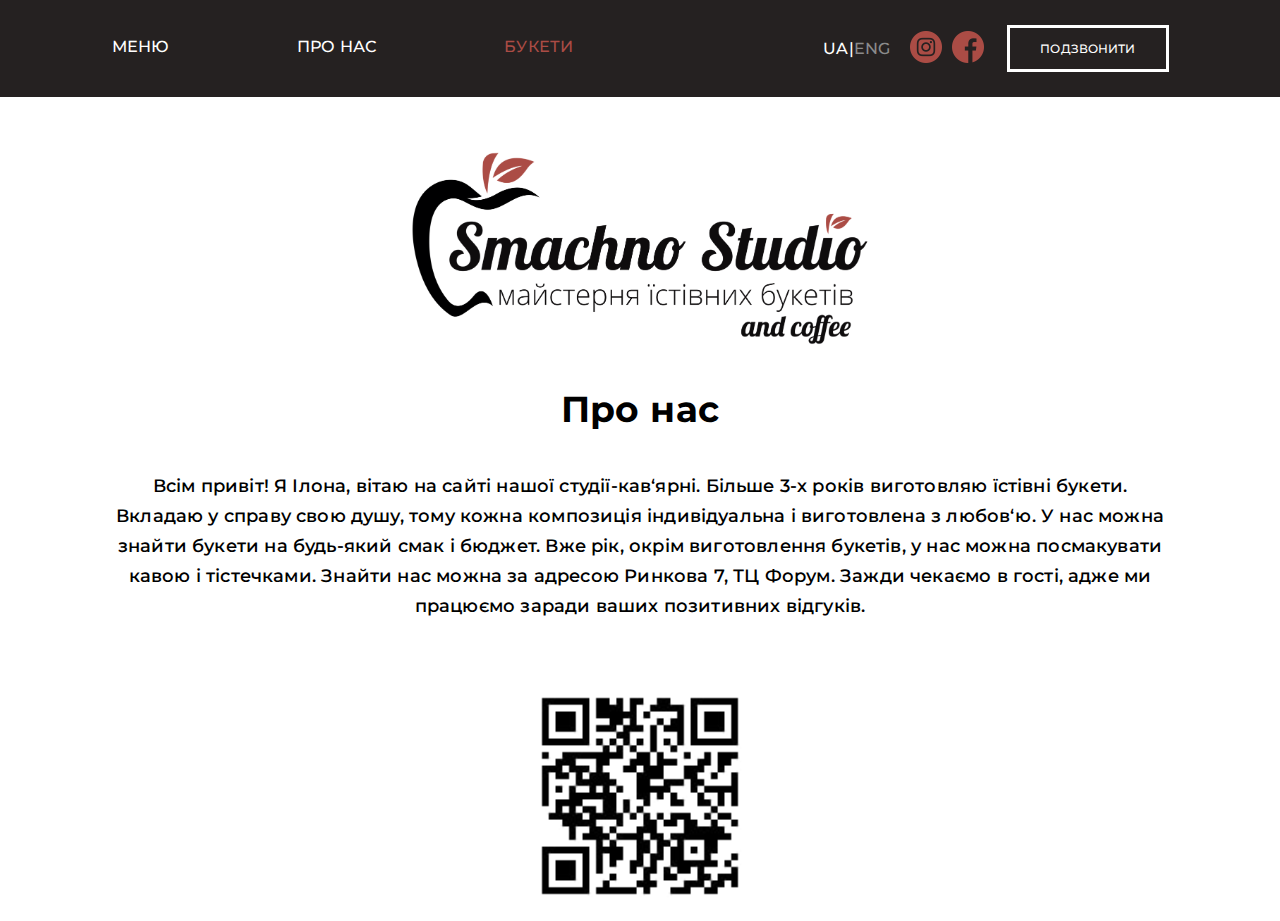
<file: HTML/AboutPage.html>
<!DOCTYPE html>
<html lang="en">
<head>
    <meta charset="UTF-8">
    <meta http-equiv="X-UA-Compatible" content="IE=edge">
    <link rel="shortcut icon" href="../Images/logo-smachno-studio.png" type="image/png">
    <link rel="stylesheet" href="../CSS/MenuAndBurger.css">
    <link href="../CSS/aboutpage.css" rel="stylesheet" type="text/css">
    <meta name="viewport" content="width=], initial-scale=1.0">
    <title>Smachno Studio</title>
</head>
<body>
    <div class="menu__burger">
        <div class="menu__burger__main">
            <div class="up__block-logo">
                <div class="img-logo">
                    <img src="../Images/logoForBurger.svg" alt="">
                </div>
            </div>
            <div class="second__block">
                <a href="../index.html#main__conteiner-scroll" class="mb__main-link-menu">Меню</a>
                <a href="" class="mb__main-link">Про нас</a>
                <a href="../index.html#bouquet-scroll" class="mb__bouquete">Букети</a>
            </div>
            <div class="mb__block-last">
                <div class="language__block">
                    <a href="" class="UA">UA | </a>
                    <a href="" class="ENG"> ENG</a>
                </div>
                <div class="header__button-mb">
                    <a href="tel:+380667304614"class="button">Подзвонити</a>
                </div>
            </div>
            
        </div>
    </div>
    <div class="wrapper" >
        <header class="header">
            <div class="header__conteiner">
                <div class="img__block-logo">
                    <img class="menu__img-logo" src="../Images/logoForBurger.svg" alt="">
                </div>
                <div class="img__block">
                    <img class="menu__img" id="burgerMenu" src="../Images/menu.svg" alt="">
                </div>
                <nav class="header__menu menu">
                    <ul class="menu__list">
                        <li class="menu__item"><a href="../index.html#main__conteiner-scroll" class="menu__link">МЕНЮ</a></li>
                        <li class="menu__item"><a href="" class="menu__link_about">ПРО НАС</a></li>
                        <li class="menu__item"><a href="../index.html#bouquet-scroll" class="menu__link_bouquet">БУКЕТИ</a></li>
                    </ul>
                </nav>
                <div class="second_items">
                    <a href="" class="UA">UA|</a>
                    <a href="" class="ENG">ENG</a>
                    <a href="https://www.instagram.com/smachnostudio/" > <img class="img__Instagram" src="../Images/Instagram.svg" alt=""></a>
                    <a href="https://www.facebook.com/smachno.chvudkokreatuvno.9" > <img class="img__Facebook" src="../Images/Facebook.svg" alt=""></a>
                </div>
                <div class="header__button">
                    <a href="https://telegram.me/ilona0007" class="button">Подзвонити</a>
                </div>
            </div>
        </header>
    </div>
    <div class="main__block">
        <div class="main__block__conteiner">
            <div class="main__block-logo">
                <img src="../Images/logo-smachno-studio.png" alt="">
            </div>
            
                <div class="main__block-text">
                    <h1>Про нас</h1>
                    <label>Всім привіт! Я Ілона, вітаю на сайті нашої студії-кав‘ярні. Більше 3-х років виготовляю їстівні букети. Вкладаю у справу свою душу, тому кожна композиція індивідуальна і виготовлена з любов‘ю. У нас можна знайти букети на будь-який смак і бюджет. Вже рік, окрім виготовлення букетів, у нас можна посмакувати кавою і тістечками. Знайти нас можна за адресою Ринкова 7, ТЦ Форум. Зажди чекаємо в гості, адже ми працюємо заради ваших позитивних відгуків.</label>
                </div>
            
            <div class="main__block-qr">
                <img src="../Images/QR.svg" alt="">
            </div>
        </div>
        
    </div>
    
    <script src="../JS/aboutpage.js"></script>
</body>
</html>
</file>
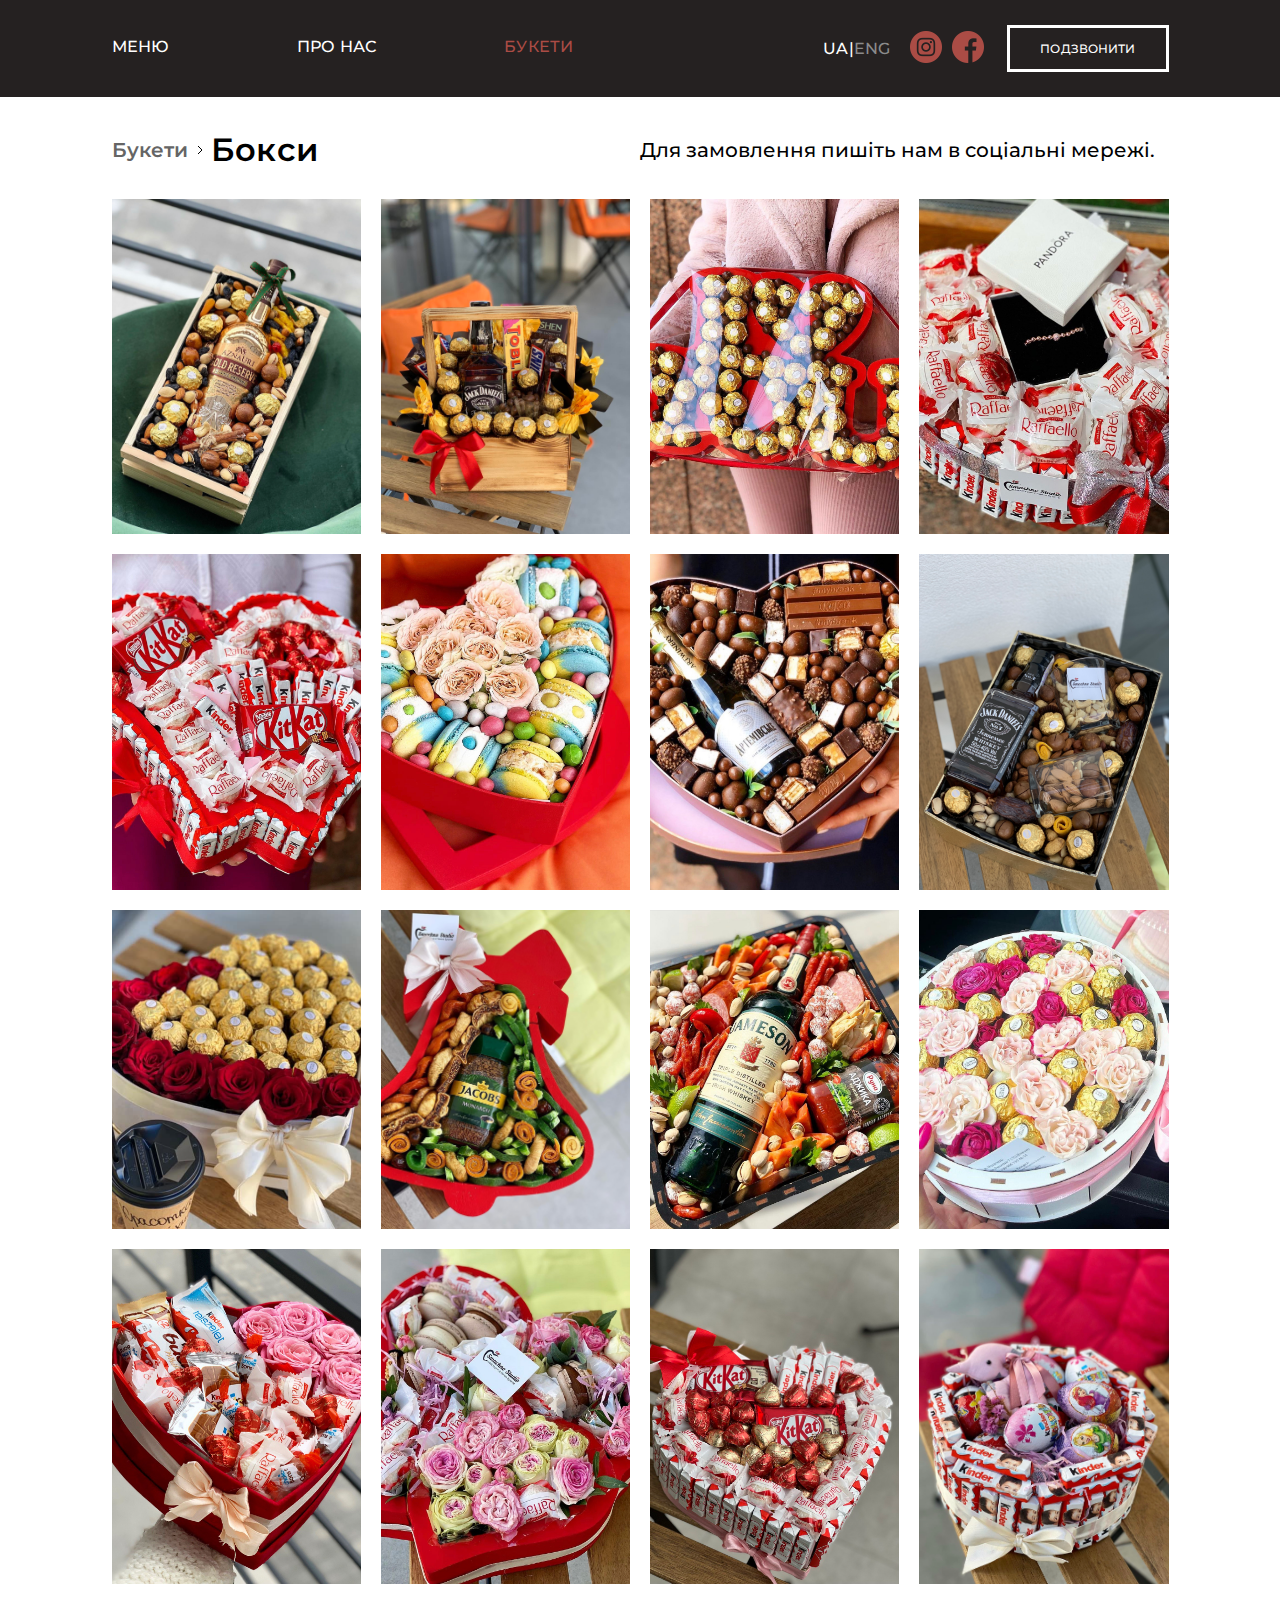
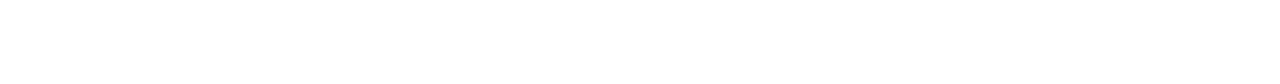
<file: HTML/BoxBouquets.html>
<!DOCTYPE html>
<html lang="en">
<head>
    <meta charset="UTF-8">
    <meta http-equiv="X-UA-Compatible" content="IE=edge">
    <link rel="shortcut icon" href="../Images/logo-smachno-studio.png" type="image/png">
    <link rel="stylesheet" href="../CSS/MenuAndBurger.css">
    <link href="../CSS/BoxBouquets.css" rel="stylesheet" type="text/css">
    <meta name="viewport" content="width=device-width, initial-scale=1.0">
    <title>Smachno Studio</title>
</head>
<body>
    <div class="menu__burger">
        <div class="menu__burger__main">
            <div class="up__block-logo">
                <div class="img-logo">
                    <img src="../Images/logoForBurger.svg" alt="">
                </div>
            </div>
            <div class="second__block">
                <a href="../index.html#main__conteiner-scroll" class="mb__main-link-menu">Меню</a>
                <a href="../HTML/AboutPage.html" class="mb__main-link">Про нас</a>
                <a href="../index.html#bouquet-scroll" class="mb__bouquete">Букети</a>
            </div>
            <div class="mb__block-last">
                <div class="language__block">
                    <a href="" class="UA">UA | </a>
                    <a href="" class="ENG"> ENG</a>
                </div>
                <div class="header__button-mb">
                    <a href="tel:+380667304614"class="button">Подзвонити</a>
                </div>
            </div>
            
        </div>
    </div>
    <div class="wrapper" >
        <header class="header">
            <div class="header__conteiner">
                <div class="img__block-logo">
                    <img class="menu__img-logo" src="../Images/logoForBurger.svg" alt="">
                </div>
                <div class="img__block">
                    <img class="menu__img" id="burgerMenu" src="../Images/menu.svg" alt="">
                </div>
                <nav class="header__menu menu">
                    <ul class="menu__list">
                        <li class="menu__item"><a href="../index.html#main__conteiner-scroll" class="menu__link">МЕНЮ</a></li>
                        <li class="menu__item"><a href="../HTML/AboutPage.html" class="menu__link_about">ПРО НАС</a></li>
                        <li class="menu__item"><a href="../index.html#bouquet-scroll" class="menu__link_bouquet">БУКЕТИ</a></li>
                    </ul>
                </nav>
                <div class="second_items">
                    <a href="" class="UA">UA|</a>
                    <a href="" class="ENG">ENG</a>
                    <a href="https://www.instagram.com/smachnostudio/" > <img class="img__Instagram" src="../Images/Instagram.svg" alt=""></a>
                    <a href="https://www.facebook.com/smachno.chvudkokreatuvno.9" > <img class="img__Facebook" src="../Images/Facebook.svg" alt=""></a>
                </div>
                <div class="header__button">
                    <a href="https://telegram.me/ilona0007" class="button">Подзвонити</a>
                </div>
            </div>
        </header>
    </div>
    <div class="text__block">
        <div class="text__block__conteiner">
            <div class="txt__block">
                <div class="left__text">
                    <a href="../index.html#bouquet-scroll">Букети</a>
                    <img src="../Images/arrow.svg" alt="">
                    <label>Бокси</label>
                </div>
                <div class="right__text">
                    <label>Для замовлення пишіть нам в соціальні мережі.</label>
                </div>
            </div>
        </div>
    </div>
    <div class="bouquet__block">
        <div class="bouquet__conteiner">
            <div class="up__block-bouquet">
                <div class="block__first-bouqet">
                    <img src="../Images/Bouquet's/Box bouquet's/bouquet1.PNG" alt="Don't found image">
                </div>      
                <div class="block__two-bouqet">
                    <img src="../Images/Bouquet's/Box bouquet's/bouquet2.JPG" alt="Don't found image">
                </div> 
                <div class="block__three-bouqet">
                    <img src="../Images/Bouquet's/Box bouquet's/bouquet3.PNG" alt="Don't found image">
                </div>
                <div class="block__three-bouqet">
                    <img src="../Images/Bouquet's/Box bouquet's/bouquet4.PNG" alt="Don't found image">
                </div> 
            </div>
            <div class="down__block-bouquet">
                <div class="block__first-bouqet-two">
                    <img src="../Images/Bouquet's/Box bouquet's/bouquet5.PNG" alt="Don't found image">
                </div>      
                <div class="block__two-bouqet-two">
                    <img src="../Images/Bouquet's/Box bouquet's/bouquet6.PNG" alt="Don't found image">
                </div> 
                <div class="block__three-bouqet-two">
                    <img src="../Images/Bouquet's/Box bouquet's/bouquet7.PNG" alt="Don't found image">
                </div>    
                <div class="block__three-bouqet-two">
                    <img src="../Images/Bouquet's/Box bouquet's/bouquet8.HEIC" alt="Don't found image">
                </div>  
            </div>
            <div class="three__block-bouquet">
                <div class="block__first-bouqet-two">
                    <img src="../Images/Bouquet's/Box bouquet's/bouquet9.png" alt="Don't found image">
                </div>      
                <div class="block__two-bouqet-two">
                    <img src="../Images/Bouquet's/Box bouquet's/bouquet10.PNG" alt="Don't found image">
                </div> 
                <div class="block__three-bouqet-two">
                    <img src="../Images/Bouquet's/Box bouquet's/bouquet11.PNG" alt="Don't found image">
                </div>    
                <div class="block__three-bouqet-two">
                    <img src="../Images/Bouquet's/Box bouquet's/bouquet12.PNG" alt="Don't found image">
                </div>  
            </div>
            <div class="four__block-bouquet">
                <div class="block__first-bouqet-two">
                    <img src="../Images/Bouquet's/Box bouquet's/bouquet13.JPG" alt="Don't found image">
                </div>      
                <div class="block__two-bouqet-two">
                    <img src="../Images/Bouquet's/Box bouquet's/bouquet14.PNG" alt="Don't found image">
                </div> 
                <div class="block__three-bouqet-two">
                    <img src="../Images/Bouquet's/Box bouquet's/bouquet15.JPG" alt="Don't found image">
                </div>    
                <div class="block__three-bouqet-two">
                    <img src="../Images/Bouquet's/Box bouquet's/bouquet16.PNG" alt="Don't found image">
                </div>  
            </div>
        </div>
    </div>
    <script src="../JS/boxBouquets.js"></script>
</body>
</html>
</file>
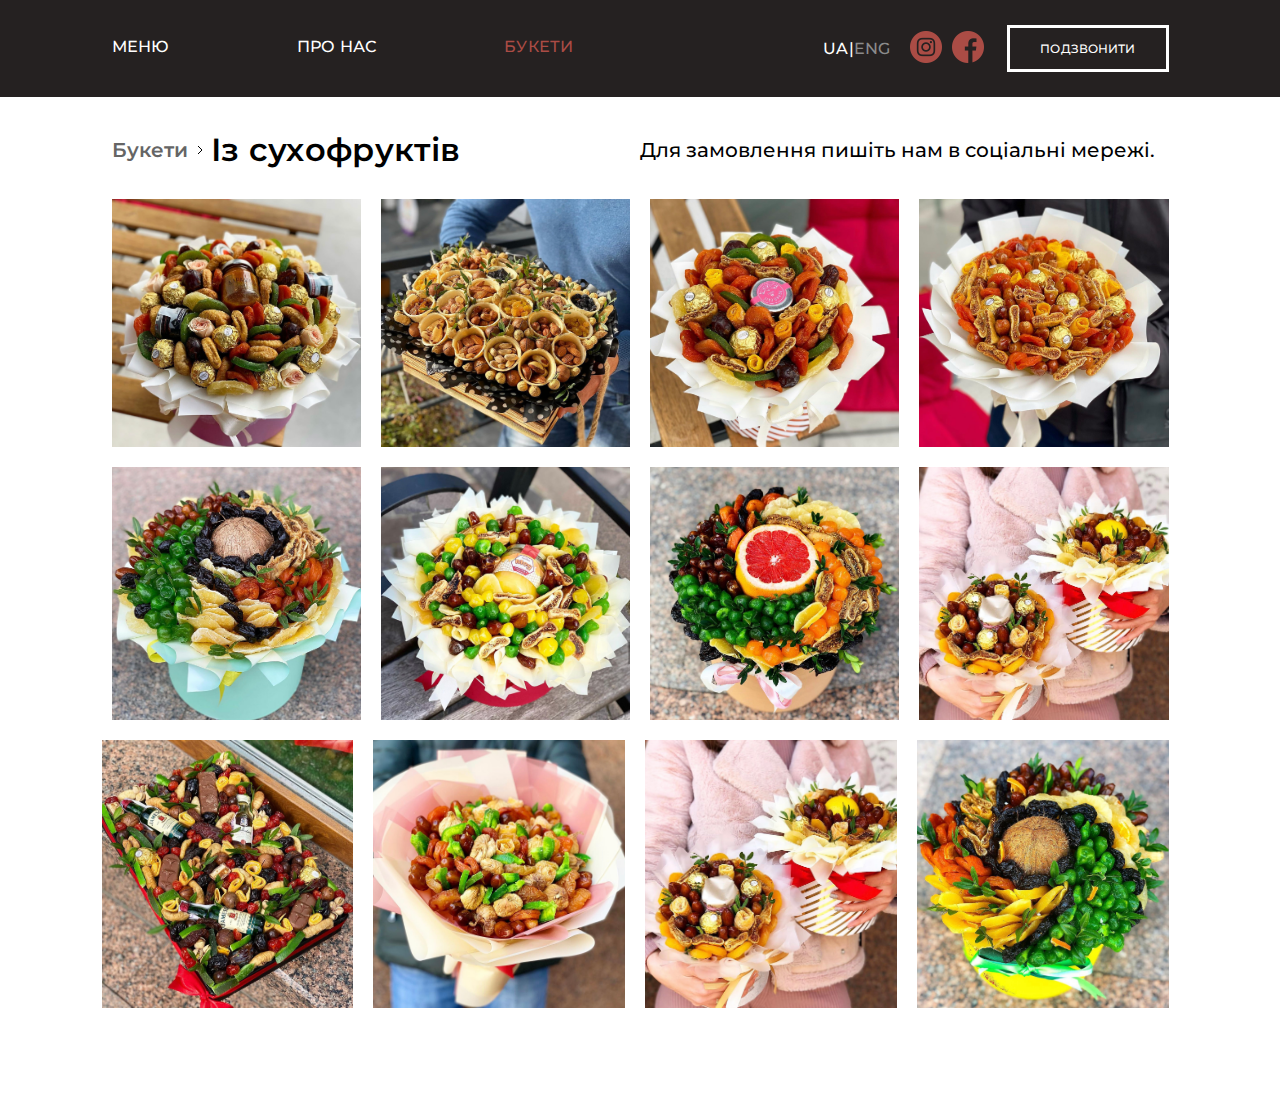
<file: HTML/DriedFruity.html>
<!DOCTYPE html>
<html lang="en">
<head>
    <meta charset="UTF-8">
    <meta http-equiv="X-UA-Compatible" content="IE=edge">
    <link rel="shortcut icon" href="../Images/logo-smachno-studio.png" type="image/png">
    <link rel="stylesheet" href="../CSS/MenuAndBurger.css">
    <link href="../CSS/DriedFruity.css" rel="stylesheet" type="text/css">
    <meta name="viewport" content="width=device-width, initial-scale=1.0">
    <title>Smachno Studio</title>
</head>
<body>
    <div class="menu__burger">
        <div class="menu__burger__main">
            <div class="up__block-logo">
                <div class="img-logo">
                    <img src="../Images/logoForBurger.svg" alt="">
                </div>
            </div>
            <div class="second__block">
                <a href="../index.html#main__conteiner-scroll" class="mb__main-link-menu">Меню</a>
                <a href="../HTML/AboutPage.html" class="mb__main-link">Про нас</a>
                <a href="../index.html#bouquet-scroll" class="mb__bouquete">Букети</a>
            </div>
            <div class="mb__block-last">
                <div class="language__block">
                    <a href="" class="UA">UA | </a>
                    <a href="" class="ENG"> ENG</a>
                </div>
                <div class="header__button-mb">
                    <a href="tel:+380667304614"class="button">Подзвонити</a>
                </div>
            </div>
            
        </div>
    </div>
    <div class="wrapper" >
        <header class="header">
            <div class="header__conteiner">
                <div class="img__block-logo">
                    <img class="menu__img-logo" src="../Images/logoForBurger.svg" alt="">
                </div>
                <div class="img__block">
                    <img class="menu__img" id="burgerMenu" src="../Images/menu.svg" alt="">
                </div>
                <nav class="header__menu menu">
                    <ul class="menu__list">
                        <li class="menu__item"><a href="../index.html#main__conteiner-scroll" class="menu__link">МЕНЮ</a></li>
                        <li class="menu__item"><a href="../HTML/AboutPage.html" class="menu__link_about">ПРО НАС</a></li>
                        <li class="menu__item"><a href="../index.html#bouquet-scroll" class="menu__link_bouquet">БУКЕТИ</a></li>
                    </ul>
                </nav>
                <div class="second_items">
                    <a href="" class="UA">UA|</a>
                    <a href="" class="ENG">ENG</a>
                    <a href="https://www.instagram.com/smachnostudio/" > <img class="img__Instagram" src="../Images/Instagram.svg" alt=""></a>
                    <a href="https://www.facebook.com/smachno.chvudkokreatuvno.9" > <img class="img__Facebook" src="../Images/Facebook.svg" alt=""></a>
                </div>
                <div class="header__button">
                    <a href="https://telegram.me/ilona0007" class="button">Подзвонити</a>
                </div>
            </div>
        </header>
    </div>
    <div class="text__block">
        <div class="text__block__conteiner">
            <div class="txt__block">
                <div class="left__text">
                    <a href="../index.html#bouquet-scroll">Букети</a>
                    <img src="../Images/arrow.svg" alt="">
                    <label>Із сухофруктів</label>
                </div>
                <div class="right__text">
                    <label>Для замовлення пишіть нам в соціальні мережі.</label>
                </div>
            </div>
        </div>
    </div>
    <div class="bouquet__block">
        <div class="bouquet__conteiner">
            <div class="up__block-bouquet">
                <div class="block__first-bouqet">
                    <img src="../Images/Bouquet's/DriedFruits bouquet's/bouquet1.PNG" alt="Don't found image">
                </div>      
                <div class="block__two-bouqet">
                    <img src="../Images/Bouquet's/DriedFruits bouquet's/bouquet2.PNG" alt="Don't found image">
                </div> 
                <div class="block__three-bouqet">
                    <img src="../Images/Bouquet's/DriedFruits bouquet's/bouquet3.PNG" alt="Don't found image">
                </div>
                <div class="block__three-bouqet">
                    <img src="../Images/Bouquet's/DriedFruits bouquet's/bouquet4.PNG" alt="Don't found image">
                </div>
                                                                                                                                                                                                                                                                                                                                                                                                                                                                                                                                                                                                                                                                                                                                                                                                                                                                                                                                                                     
            </div>
            <div class="down__block-bouquet">
                <div class="block__first-bouqet-two">
                    <img src="../Images/Bouquet's/DriedFruits bouquet's/bouquet5.PNG" alt="Don't found image">
                </div>      
                <div class="block__two-bouqet-two">
                    <img src="../Images/Bouquet's/DriedFruits bouquet's/bouquet6.PNG" alt="Don't found image">
                </div> 
                <div class="block__three-bouqet-two">
                    <img src="../Images/Bouquet's/DriedFruits bouquet's/bouquet7.PNG" alt="Don't found image">
                </div>   
                <div class="block__three-bouqet">
                    <img src="../Images/Bouquet's/DriedFruits bouquet's/bouquet8.PNG" alt="Don't found image">
                </div> 
            </div>
            <div class="three__block-bouquet">
                <div class="block__first-bouqet-two">
                    <img src="../Images/Bouquet's/DriedFruits bouquet's/bouquet9.PNG" alt="Don't found image">
                </div>      
                <div class="block__two-bouqet-two">
                    <img src="../Images/Bouquet's/DriedFruits bouquet's/bouquet10.PNG" alt="Don't found image">
                </div> 
                <div class="block__three-bouqet-two">
                    <img src="../Images/Bouquet's/DriedFruits bouquet's/bouquet11.PNG" alt="Don't found image">
                </div>   
                <div class="block__three-bouqet">
                    <img src="../Images/Bouquet's/DriedFruits bouquet's/bouquet12.PNG" alt="Don't found image">
                </div> 
            </div>
        </div>
    </div>
    <script src="../JS/driedFruity.js"></script>
</body>
</html>
</file>
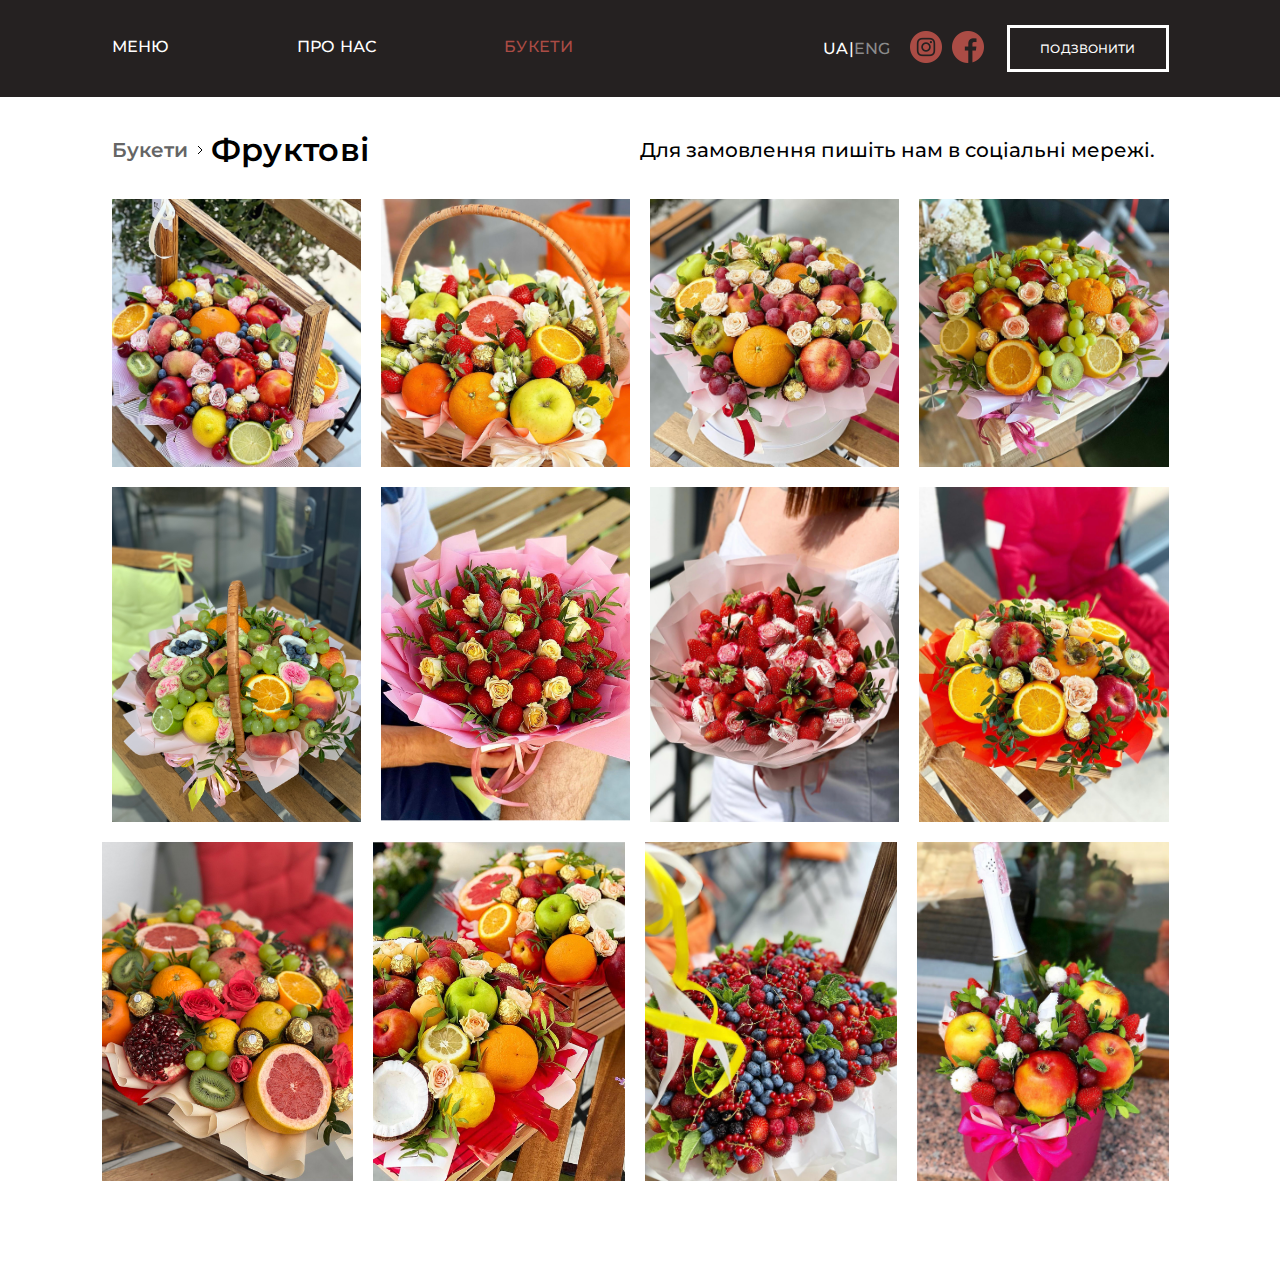
<file: HTML/FruityBouquets.html>
<!DOCTYPE html>
<html lang="en">
<head>
    <meta charset="UTF-8">
    <meta http-equiv="X-UA-Compatible" content="IE=edge">
    <link rel="shortcut icon" href="../Images/logo-smachno-studio.png" type="image/png">
    <link rel="stylesheet" href="../CSS/MenuAndBurger.css">
    <link href="../CSS/FruityBouquets.css" rel="stylesheet" type="text/css">
    <meta name="viewport" content="width=device-width, initial-scale=1.0">
    <title>Smachno Studio</title>
</head>
<body>
    <div class="menu__burger">
        <div class="menu__burger__main">
            <div class="up__block-logo">
                <div class="img-logo">
                    <img src="../Images/logoForBurger.svg" alt="">
                </div>
            </div>
            <div class="second__block">
                <a href="../index.html#main__conteiner-scroll" class="mb__main-link-menu">Меню</a>
                <a href="../HTML/AboutPage.html" class="mb__main-link">Про нас</a>
                <a href="../index.html#bouquet-scroll" class="mb__bouquete">Букети</a>
            </div>
            <div class="mb__block-last">
                <div class="language__block">
                    <a href="" class="UA">UA | </a>
                    <a href="" class="ENG"> ENG</a>
                </div>
                <div class="header__button-mb">
                    <a href="tel:+380667304614"class="button">Подзвонити</a>
                </div>
            </div>
            
        </div>
    </div>
    <div class="wrapper" >
        <header class="header">
            <div class="header__conteiner">
                <div class="img__block-logo">
                    <img class="menu__img-logo" src="../Images/logoForBurger.svg" alt="">
                </div>
                <div class="img__block">
                    <img class="menu__img" id="burgerMenu" src="../Images/menu.svg" alt="">
                </div>
                <nav class="header__menu menu">
                    <ul class="menu__list">
                        <li class="menu__item"><a href="../index.html#main__conteiner-scroll" class="menu__link">МЕНЮ</a></li>
                        <li class="menu__item"><a href="../HTML/AboutPage.html" class="menu__link_about">ПРО НАС</a></li>
                        <li class="menu__item"><a href="../index.html#bouquet-scroll" class="menu__link_bouquet">БУКЕТИ</a></li>
                    </ul>
                </nav>
                <div class="second_items">
                    <a href="" class="UA">UA|</a>
                    <a href="" class="ENG">ENG</a>
                    <a href="https://www.instagram.com/smachnostudio/" > <img class="img__Instagram" src="../Images/Instagram.svg" alt=""></a>
                    <a href="https://www.facebook.com/smachno.chvudkokreatuvno.9" > <img class="img__Facebook" src="../Images/Facebook.svg" alt=""></a>
                </div>
                <div class="header__button">
                    <a href="https://telegram.me/ilona0007" class="button">Подзвонити</a>
                </div>
            </div>
        </header>
    </div>
    <div class="text__block">
        <div class="text__block__conteiner">
            <div class="txt__block">
                <div class="left__text">
                    <a href="../index.html#bouquet-scroll">Букети</a>
                    <img src="../Images/arrow.svg" alt="">
                    <label>Фруктові</label>
                </div>
                <div class="right__text">
                    <label>Для замовлення пишіть нам в соціальні мережі.</label>
                </div>
            </div>
        </div>
    </div>
    <div class="bouquet__block">
        <div class="bouquet__conteiner">
            <div class="up__block-bouquet">
                <div class="block__first-bouqet">
                    <img src="../Images/Bouquet's/Fruity bouquet's/bouquet1.PNG" alt="Don't found image">
                </div>      
                <div class="block__two-bouqet">
                    <img src="../Images/Bouquet's/Fruity bouquet's/bouquet2.PNG" alt="Don't found image">
                </div> 
                <div class="block__three-bouqet">
                    <img src="../Images/Bouquet's/Fruity bouquet's/bouquet3.PNG" alt="Don't found image">
                </div>
                <div class="block__three-bouqet">
                    <img src="../Images/Bouquet's/Fruity bouquet's/bouquet4.PNG" alt="Don't found image">
                </div> 
                                                                                                                                                                                                                                                                                                                                                                                                                                                                                                                                                                                                                                                                                                                                                                                                                                                                                                                                                                     
            </div>
            <div class="down__block-bouquet">
                <div class="block__first-bouqet-two">
                    <img src="../Images/Bouquet's/Fruity bouquet's/bouquet5.HEIC" alt="Don't found image">
                </div>      
                <div class="block__two-bouqet-two">
                    <img src="../Images/Bouquet's/Fruity bouquet's/bouquet6.PNG" alt="Don't found image">
                </div> 
                <div class="block__three-bouqet-two">
                    <img src="../Images/Bouquet's/Fruity bouquet's/bouquet7.PNG" alt="Don't found image">
                </div>    
                <div class="block__three-bouqet-two">
                    <img src="../Images/Bouquet's/Fruity bouquet's/bouquet8.PNG" alt="Don't found image">
                </div>  
            </div>
            <div class="three__block-bouquet">
                <div class="block__first-bouqet-two">
                    <img src="../Images/Bouquet's/Fruity bouquet's/bouquet9.JPG" alt="Don't found image">
                </div>      
                <div class="block__two-bouqet-two">
                    <img src="../Images/Bouquet's/Fruity bouquet's/bouquet10.PNG" alt="Don't found image">
                </div> 
                <div class="block__three-bouqet-two">
                    <img src="../Images/Bouquet's/Fruity bouquet's/bouquet11.PNG" alt="Don't found image">
                </div>    
                <div class="block__three-bouqet-two">
                    <img src="../Images/Bouquet's/Fruity bouquet's/bouquet12.PNG" alt="Don't found image">
                </div>  
            </div>
        </div>
    </div>
    <script src="../JS/fruityBouquets.js"></script>
</body>
</html>
</file>
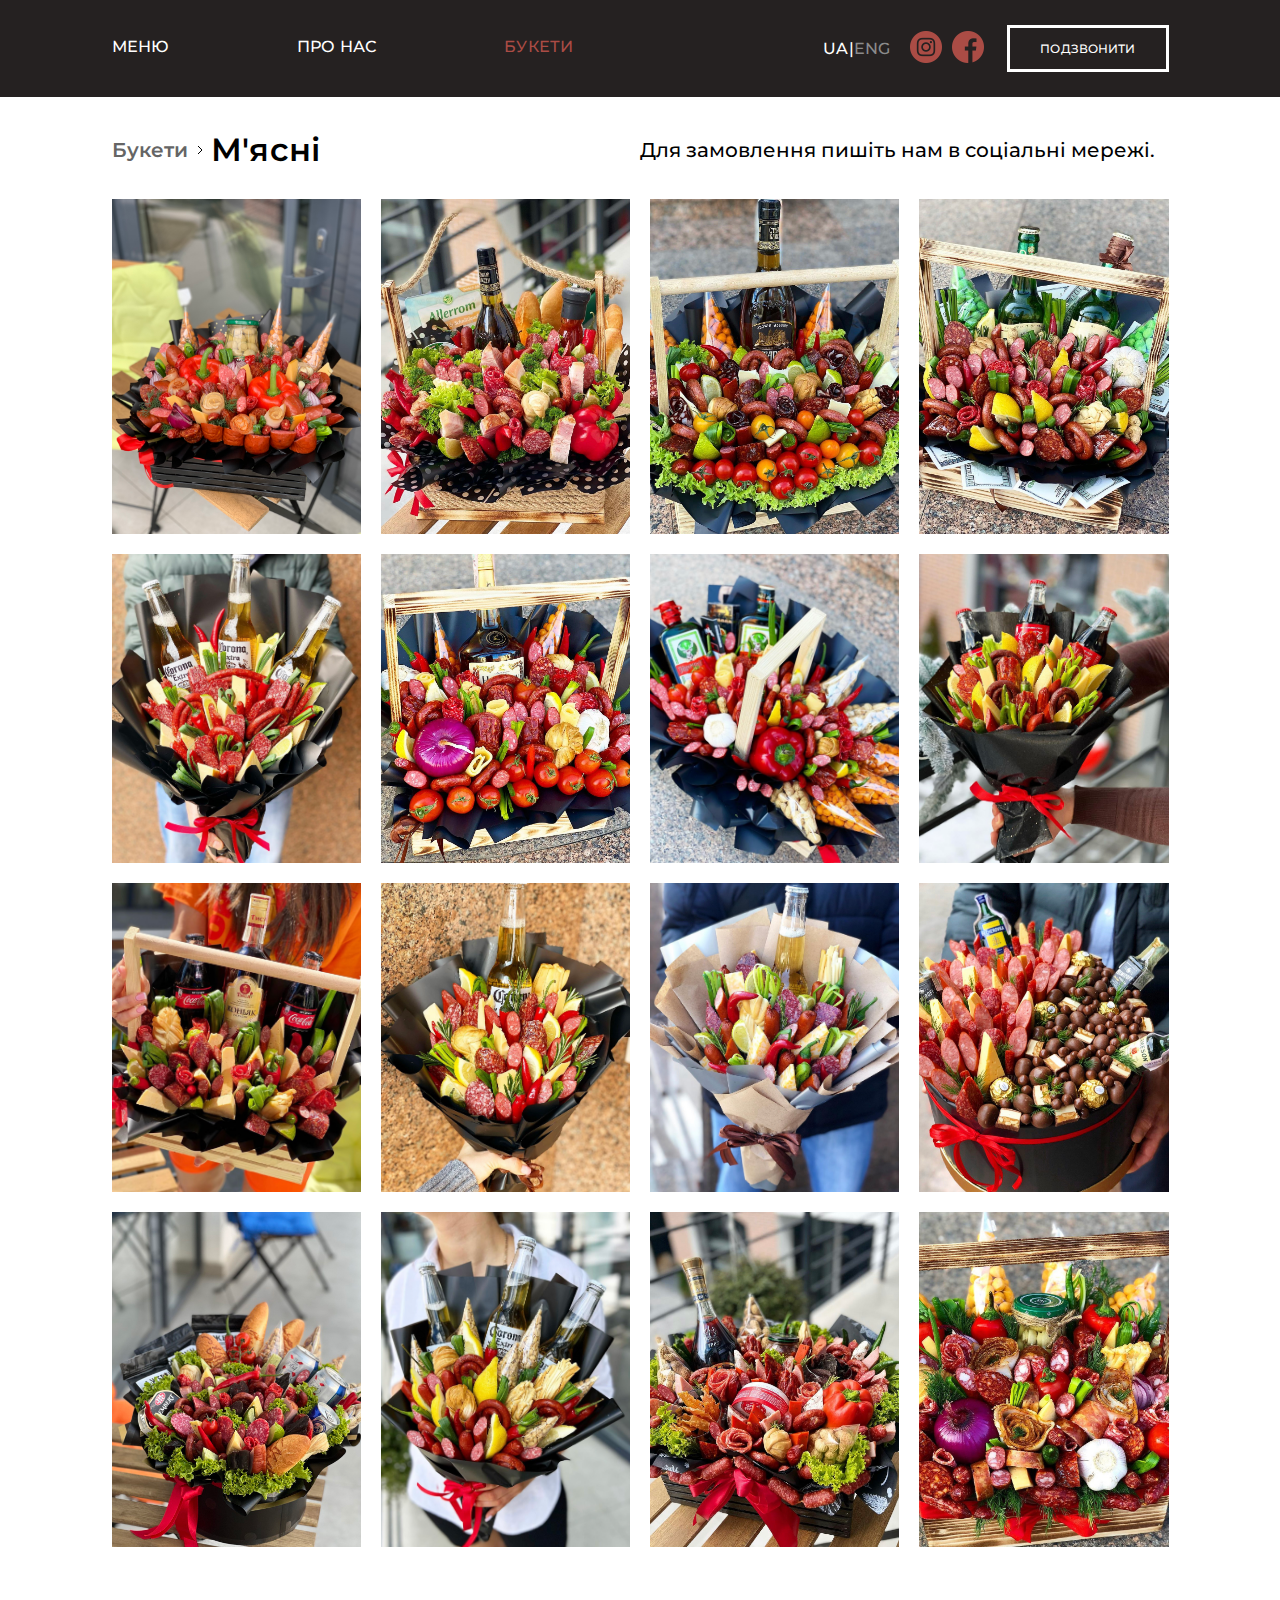
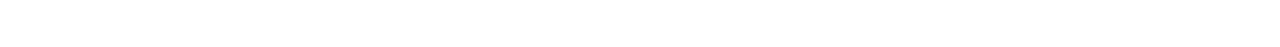
<file: HTML/MeatBouquets.html>
<!DOCTYPE html>
<html lang="en">
<head>
    <meta charset="UTF-8">
    <meta http-equiv="X-UA-Compatible" content="IE=edge">
    <link rel="shortcut icon" href="../Images/logo-smachno-studio.png" type="image/png">
    <link rel="stylesheet" href="../CSS/MenuAndBurger.css">
    <link href="../CSS/MeatBouquets.css" rel="stylesheet" type="text/css">
    <meta name="viewport" content="width=device-width, initial-scale=1.0">
    <title>Smachno Studio</title>
</head>
<body>
    <div class="menu__burger">
        <div class="menu__burger__main">
            <div class="up__block-logo">
                <div class="img-logo">
                    <img src="../Images/logoForBurger.svg" alt="">
                </div>
            </div>
            <div class="second__block">
                <a href="../index.html#main__conteiner-scroll" class="mb__main-link-menu">Меню</a>
                <a href="../HTML/AboutPage.html" class="mb__main-link">Про нас</a>
                <a href="../index.html#bouquet-scroll" class="mb__bouquete">Букети</a>
            </div>
            <div class="mb__block-last">
                <div class="language__block">
                    <a href="" class="UA">UA | </a>
                    <a href="" class="ENG"> ENG</a>
                </div>
                <div class="header__button-mb">
                    <a href="tel:+380667304614"class="button">Подзвонити</a>
                </div>
            </div>
            
        </div>
    </div>
    <div class="wrapper" >
        <header class="header">
            <div class="header__conteiner">
                <div class="img__block-logo">
                    <img class="menu__img-logo" src="../Images/logoForBurger.svg" alt="">
                </div>
                <div class="img__block">
                    <img class="menu__img" id="burgerMenu" src="../Images/menu.svg" alt="">
                </div>
                <nav class="header__menu menu">
                    <ul class="menu__list">
                        <li class="menu__item"><a href="../index.html#main__conteiner-scroll" class="menu__link">МЕНЮ</a></li>
                        <li class="menu__item"><a href="../HTML/AboutPage.html" class="menu__link_about">ПРО НАС</a></li>
                        <li class="menu__item"><a href="../index.html#bouquet-scroll" class="menu__link_bouquet">БУКЕТИ</a></li>
                    </ul>
                </nav>
                <div class="second_items">
                    <a href="" class="UA">UA|</a>
                    <a href="" class="ENG">ENG</a>
                    <a href="https://www.instagram.com/smachnostudio/" > <img class="img__Instagram" src="../Images/Instagram.svg" alt=""></a>
                    <a href="https://www.facebook.com/smachno.chvudkokreatuvno.9" > <img class="img__Facebook" src="../Images/Facebook.svg" alt=""></a>
                </div>
                <div class="header__button">
                    <a href="https://telegram.me/ilona0007" class="button">Подзвонити</a>
                </div>
            </div>
        </header>
    </div>
    <div class="text__block">
        <div class="text__block__conteiner">
            <div class="txt__block">
                <div class="left__text">
                    <a href="../index.html#bouquet-scroll">Букети</a>
                    <img src="../Images/arrow.svg" alt="">
                    <label>М'ясні</label>
                </div>
                <div class="right__text">
                    <label>Для замовлення пишіть нам в соціальні мережі.</label>
                </div>
            </div>
        </div>
    </div>
    <div class="bouquet__block">
        <div class="bouquet__conteiner">
            <div class="up__block-bouquet">
                <div class="block__first-bouqet">
                    <img src="../Images/Bouquet's/Meet bouquet's/bouquet1.JPG" alt="Don't found image">
                </div>      
                <div class="block__two-bouqet">
                    <img src="../Images/Bouquet's/Meet bouquet's/bouquet2.PNG" alt="Don't found image">
                </div> 
                <div class="block__three-bouqet">
                    <img src="../Images/Bouquet's/Meet bouquet's/bouquet3.PNG" alt="Don't found image">
                </div>
                <div class="block__three-bouqet">
                    <img src="../Images/Bouquet's/Meet bouquet's/bouquet7.PNG" alt="Don't found image">
                </div> 
                                                                                                                                                                                                                                                                                                                                                                                                                                                                                                                                                                                                                                                                                                                                                                                                                                                                                                                                                                     
            </div>
            <div class="down__block-bouquet">
                <div class="block__first-bouqet-two">
                    <img src="../Images/Bouquet's/Meet bouquet's/bouquet4.PNG" alt="Don't found image">
                </div>      
                <div class="block__two-bouqet-two">
                    <img src="../Images/Bouquet's/Meet bouquet's/bouquet5.PNG" alt="Don't found image">
                </div> 
                <div class="block__three-bouqet-two">
                    <img src="../Images/Bouquet's/Meet bouquet's/bouquet6.PNG" alt="Don't found image">
                </div>    
                <div class="block__three-bouqet-two">
                    <img src="../Images/Bouquet's/Meet bouquet's/bouquet8.PNG" alt="Don't found image">
                </div>  
            </div>
            <div class="three__block-bouquet">
                <div class="block__first-bouqet-two">
                    <img src="../Images/Bouquet's/Meet bouquet's/bouquet9.PNG" alt="Don't found image">
                </div>      
                <div class="block__two-bouqet-two">
                    <img src="../Images/Bouquet's/Meet bouquet's/bouquet10.PNG" alt="Don't found image">
                </div> 
                <div class="block__three-bouqet-two">
                    <img src="../Images/Bouquet's/Meet bouquet's/bouquet11.PNG" alt="Don't found image">
                </div>    
                <div class="block__three-bouqet-two">
                    <img src="../Images/Bouquet's/Meet bouquet's/bouquet12.PNG" alt="Don't found image">
                </div>  
            </div>
            <div class="four__block-bouquet">
                <div class="block__first-bouqet-two">
                    <img src="../Images/Bouquet's/Meet bouquet's/bouquet13.JPG" alt="Don't found image">
                </div>      
                <div class="block__two-bouqet-two">
                    <img src="../Images/Bouquet's/Meet bouquet's/bouquet14.PNG" alt="Don't found image">
                </div> 
                <div class="block__three-bouqet-two">
                    <img src="../Images/Bouquet's/Meet bouquet's/bouquet15.PNG" alt="Don't found image">
                </div>    
                <div class="block__three-bouqet-two">
                    <img src="../Images/Bouquet's/Meet bouquet's/bouquet16.PNG" alt="Don't found image">
                </div>  
            </div>

        </div>
    </div>
    <script src="../JS/meatBouquets.js"></script>
</body>
</html>
</file>
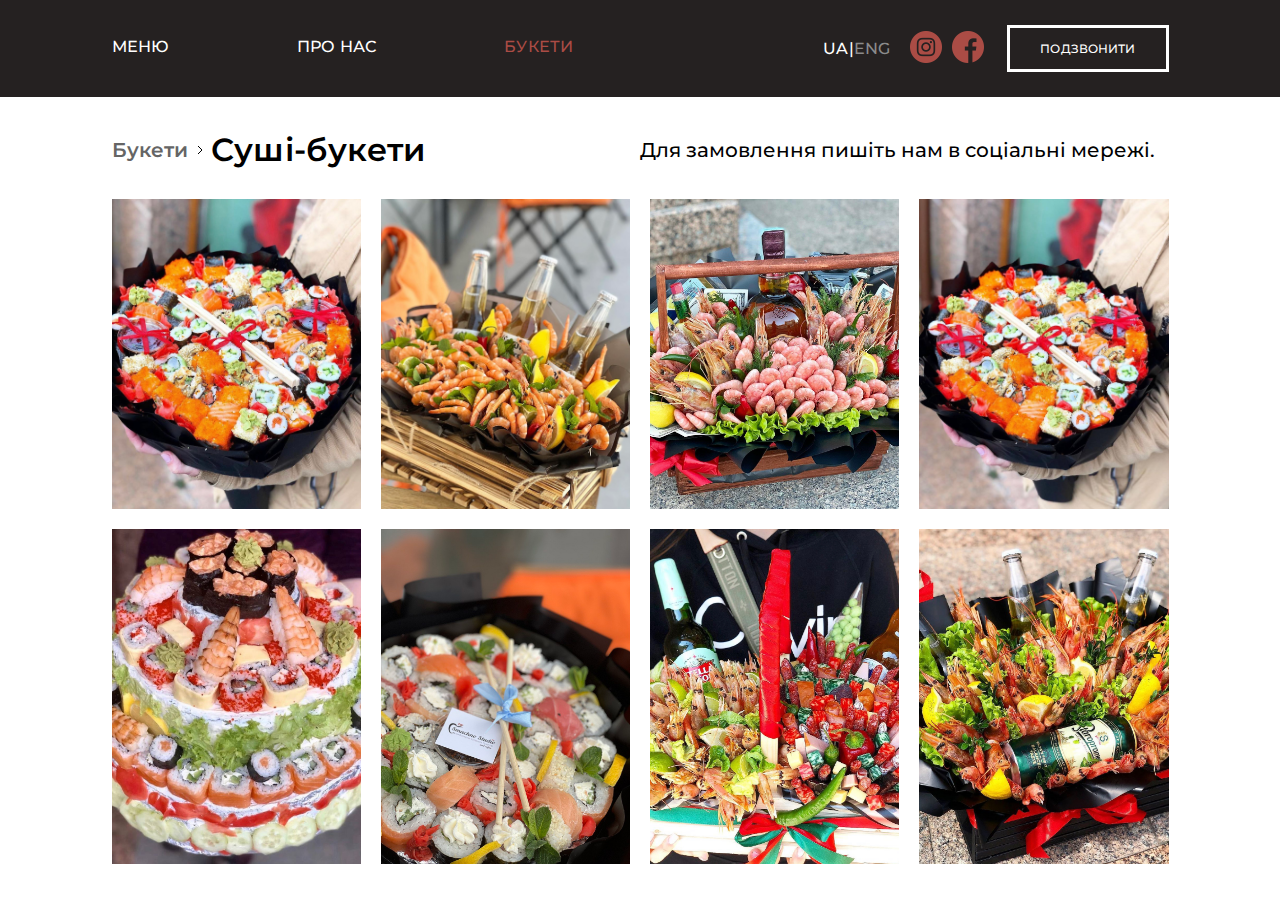
<file: HTML/SushiBouquets.html>
<!DOCTYPE html>
<html lang="en">
<head>
    <meta charset="UTF-8">
    <meta http-equiv="X-UA-Compatible" content="IE=edge">
    <link rel="shortcut icon" href="../Images/logo-smachno-studio.png" type="image/png">
    <link rel="stylesheet" href="../CSS/MenuAndBurger.css">
    <link href="../CSS/FruityBouquets.css" rel="stylesheet" type="text/css">
    <meta name="viewport" content="width=device-width, initial-scale=1.0">
    <title>Smachno Studio</title>
</head>
<body>
    <div class="menu__burger">
        <div class="menu__burger__main">
            <div class="up__block-logo">
                <div class="img-logo">
                    <img src="../Images/logoForBurger.svg" alt="">
                </div>
            </div>
            <div class="second__block">
                <a href="../index.html#main__conteiner-scroll" class="mb__main-link-menu">Меню</a>
                <a href="../HTML/AboutPage.html" class="mb__main-link">Про нас</a>
                <a href="../index.html#bouquet-scroll" class="mb__bouquete">Букети</a>
            </div>
            <div class="mb__block-last">
                <div class="language__block">
                    <a href="" class="UA">UA | </a>
                    <a href="" class="ENG"> ENG</a>
                </div>
                <div class="header__button-mb">
                    <a href="tel:+380667304614"class="button">Подзвонити</a>
                </div>
            </div>
            
        </div>
    </div>
    <div class="wrapper" >
        <header class="header">
            <div class="header__conteiner">
                <div class="img__block-logo">
                    <img class="menu__img-logo" src="../Images/logoForBurger.svg" alt="">
                </div>
                <div class="img__block">
                    <img class="menu__img" id="burgerMenu" src="../Images/menu.svg" alt="">
                </div>
                <nav class="header__menu menu">
                    <ul class="menu__list">
                        <li class="menu__item"><a href="../index.html#main__conteiner-scroll" class="menu__link">МЕНЮ</a></li>
                        <li class="menu__item"><a href="../HTML/AboutPage.html" class="menu__link_about">ПРО НАС</a></li>
                        <li class="menu__item"><a href="../index.html#bouquet-scroll" class="menu__link_bouquet">БУКЕТИ</a></li>
                    </ul>
                </nav>
                <div class="second_items">
                    <a href="" class="UA">UA|</a>
                    <a href="" class="ENG">ENG</a>
                    <a href="https://www.instagram.com/smachnostudio/" > <img class="img__Instagram" src="../Images/Instagram.svg" alt=""></a>
                    <a href="https://www.facebook.com/smachno.chvudkokreatuvno.9" > <img class="img__Facebook" src="../Images/Facebook.svg" alt=""></a>
                </div>
                <div class="header__button">
                    <a href="https://telegram.me/ilona0007" class="button">Подзвонити</a>
                </div>
            </div>
        </header>
    </div>
    <div class="text__block">
        <div class="text__block__conteiner">
            <div class="txt__block">
                <div class="left__text">
                    <a href="../index.html#bouquet-scroll">Букети</a>
                    <img src="../Images/arrow.svg" alt="">
                    <label>Суші-букети</label>
                </div>
                <div class="right__text">
                    <label>Для замовлення пишіть нам в соціальні мережі.</label>
                </div>
            </div>
        </div>
    </div>
    <div class="bouquet__block">
        <div class="bouquet__conteiner">
            <div class="up__block-bouquet">
                <div class="block__first-bouqet">
                    <img src="../Images/Bouquet's/Sushi bouquet's/bouquet1.PNG" alt="Don't found image">
                </div>      
                <div class="block__two-bouqet">
                    <img src="../Images/Bouquet's/Sushi bouquet's/bouquet2.PNG" alt="Don't found image">
                </div> 
                <div class="block__three-bouqet">
                    <img src="../Images/Bouquet's/Sushi bouquet's/bouquet3.PNG" alt="Don't found image">
                </div>
                <div class="block__three-bouqet">
                    <img src="../Images/Bouquet's/Sushi bouquet's/bouquet4.JPG" alt="Don't found image">
                </div>
            </div>
            <div class="down__block-bouquet">
                <div class="block__first-bouqet-two">
                    <img src="../Images/Bouquet's/Sushi bouquet's/bouquet5.JPG" alt="Don't found image">
                </div>      
                <div class="block__two-bouqet-two">
                    <img src="../Images/Bouquet's/Sushi bouquet's/bouquet6.JPG" alt="Don't found image">
                </div> 
                <div class="block__three-bouqet">
                    <img src="../Images/Bouquet's/Sushi bouquet's/bouquet7.PNG" alt="Don't found image">
                </div>  
                <div class="block__three-bouqet">
                    <img src="../Images/Bouquet's/Sushi bouquet's/bouquet9.PNG" alt="Don't found image">
                </div> 
            </div>
        </div>
    </div>
    <script src="../JS/fruityBouquets.js"></script>
</body>
</html>
</file>
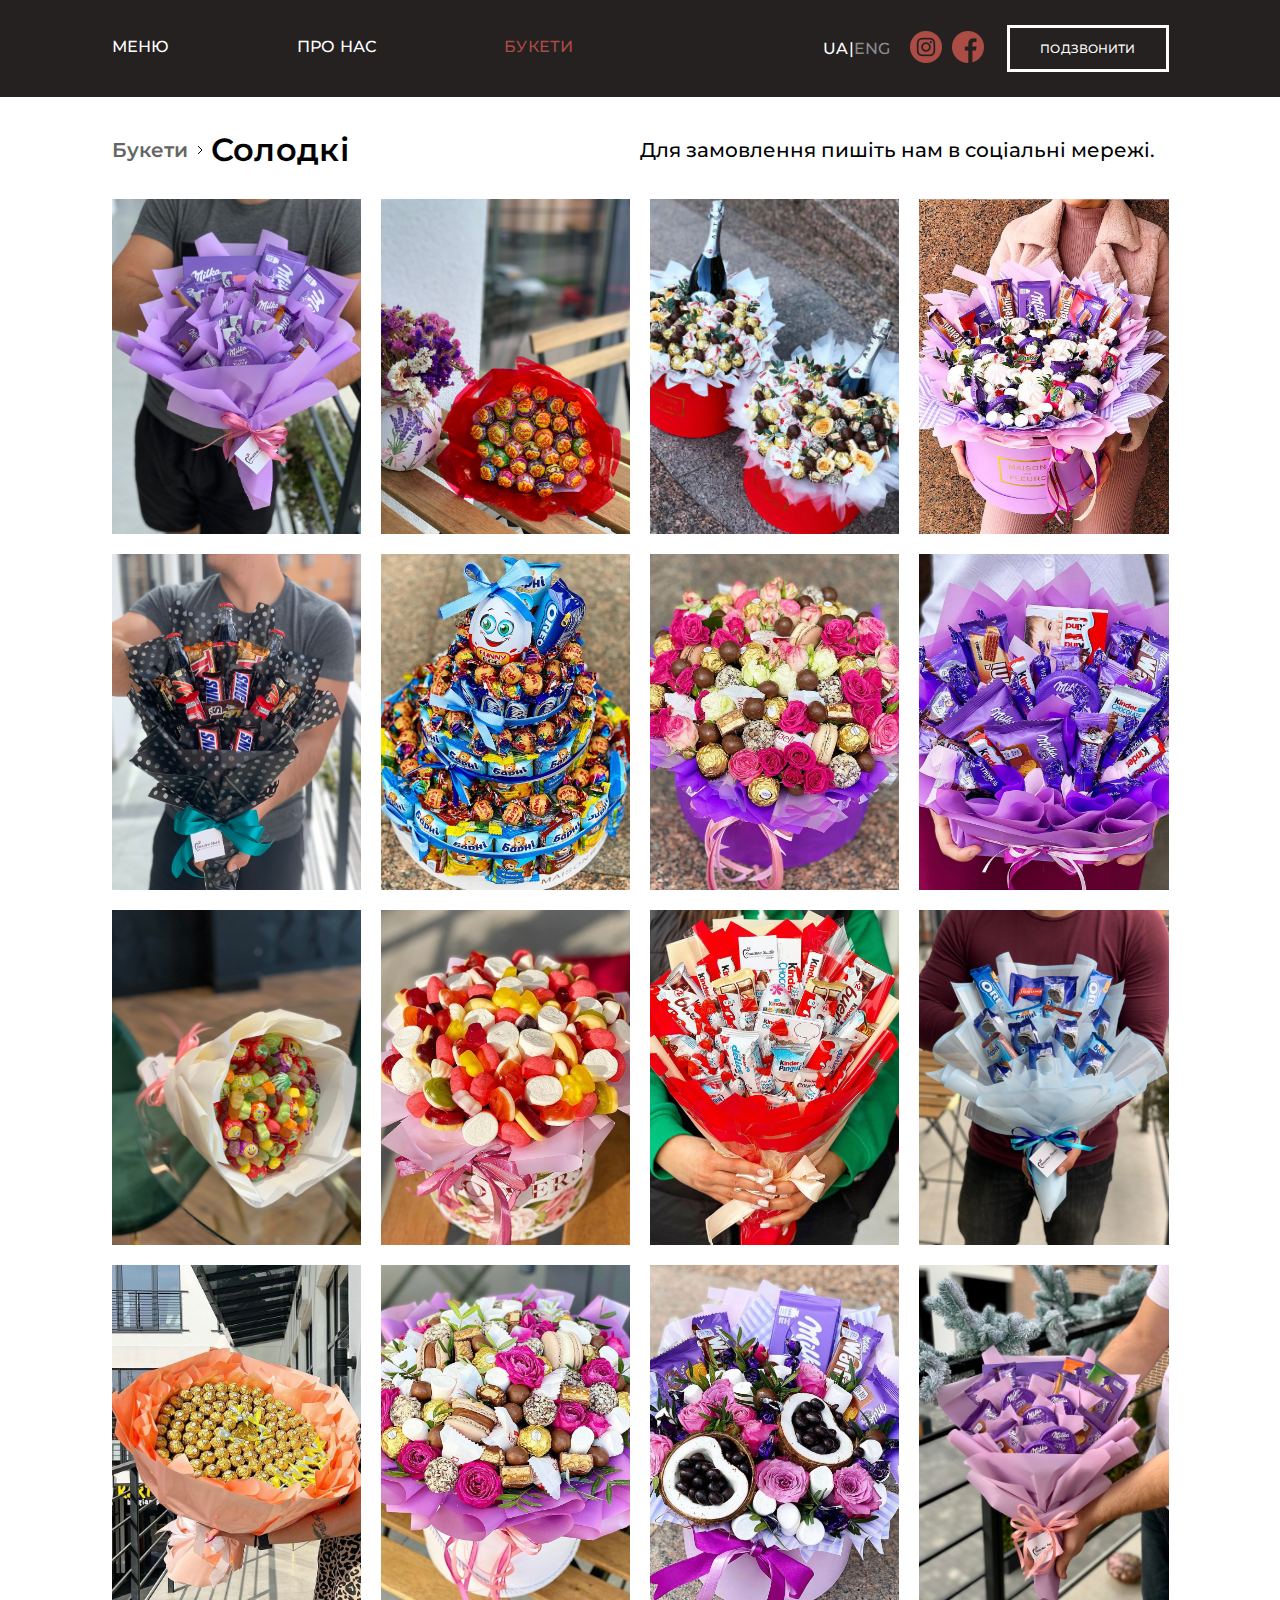
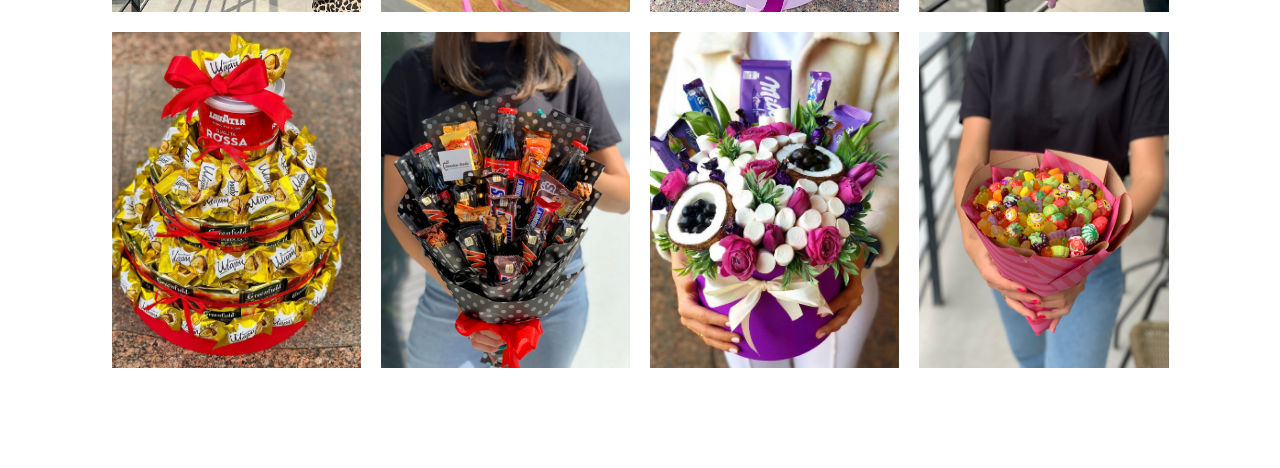
<file: HTML/SweetBouquets.html>
<!DOCTYPE html>
<html lang="en">
<head>
    <meta charset="UTF-8">
    <meta http-equiv="X-UA-Compatible" content="IE=edge">
    <link rel="shortcut icon" href="../Images/logo-smachno-studio.png" type="image/png">
    <link rel="stylesheet" href="../CSS/MenuAndBurger.css">
    <link href="../CSS/SweetBouquets.css" rel="stylesheet" type="text/css">
    <meta name="viewport" content="width=device-width, initial-scale=1.0">
    <title>Smachno Studio</title>
</head>
<body>
    <div class="menu__burger">
        <div class="menu__burger__main">
            <div class="up__block-logo">
                <div class="img-logo">
                    <img src="../Images/logoForBurger.svg" alt="">
                </div>
            </div>
            <div class="second__block">
                <a href="../index.html#main__conteiner-scroll" class="mb__main-link-menu">Меню</a>
                <a href="../HTML/AboutPage.html" class="mb__main-link">Про нас</a>
                <a href="../index.html#bouquet-scroll" class="mb__bouquete">Букети</a>
            </div>
            <div class="mb__block-last">
                <div class="language__block">
                    <a href="" class="UA">UA | </a>
                    <a href="" class="ENG"> ENG</a>
                </div>
                <div class="header__button-mb">
                    <a href="tel:+380667304614"class="button">Подзвонити</a>
                </div>
            </div>
            
        </div>
    </div>
    <div class="wrapper" >
        <header class="header">
            <div class="header__conteiner">
                <div class="img__block-logo">
                    <img class="menu__img-logo" src="../Images/logoForBurger.svg" alt="">
                </div>
                <div class="img__block">
                    <img class="menu__img" id="burgerMenu" src="../Images/menu.svg" alt="">
                </div>
                <nav class="header__menu menu">
                    <ul class="menu__list">
                        <li class="menu__item"><a href="../index.html#main__conteiner-scroll" class="menu__link">МЕНЮ</a></li>
                        <li class="menu__item"><a href="../HTML/AboutPage.html" class="menu__link_about">ПРО НАС</a></li>
                        <li class="menu__item"><a href="../index.html#bouquet-scroll" class="menu__link_bouquet">БУКЕТИ</a></li>
                    </ul>
                </nav>
                <div class="second_items">
                    <a href="" class="UA">UA|</a>
                    <a href="" class="ENG">ENG</a>
                    <a href="https://www.instagram.com/smachnostudio/" > <img class="img__Instagram" src="../Images/Instagram.svg" alt=""></a>
                    <a href="https://www.facebook.com/smachno.chvudkokreatuvno.9" > <img class="img__Facebook" src="../Images/Facebook.svg" alt=""></a>
                </div>
                <div class="header__button">
                    <a href="https://telegram.me/ilona0007" class="button">Подзвонити</a>
                </div>
            </div>
        </header>
    </div>
    <div class="text__block">
        <div class="text__block__conteiner">
            <div class="txt__block">
                <div class="left__text">
                    <a href="../index.html#bouquet-scroll">Букети</a>
                    <img src="../Images/arrow.svg" alt="">
                    <label>Солодкі</label>
                </div>
                <div class="right__text">
                    <label>Для замовлення пишіть нам в соціальні мережі.</label>
                </div>
            </div>
        </div>
    </div>
    <div class="bouquet__block">
        <div class="bouquet__conteiner">
            <div class="up__block-bouquet">
                <div class="block__first-bouqet">
                    <img src="../Images/Bouquet's/Sweet bouquet's/bouquet1.HEIC" alt="Don't found image">
                </div>      
                <div class="block__two-bouqet">
                    <img src="../Images/Bouquet's/Sweet bouquet's/bouquet19.HEIC" alt="Don't found image">
                </div> 
                <div class="block__three-bouqet">
                    <img src="../Images/Bouquet's/Sweet bouquet's/bouquet3.PNG" alt="Don't found image">
                </div>
                <div class="block__three-bouqet">
                    <img src="../Images/Bouquet's/Sweet bouquet's/bouquet4.PNG" alt="Don't found image">
                </div> 
                                                                                                                                                                                                                                                                                                                                                                                                                                                                                                                                                                                                                                                                                                                                                                                                                                                                                                                                                                     
            </div>
            <div class="down__block-bouquet">
                <div class="block__first-bouqet-two">
                    <img src="../Images/Bouquet's/Sweet bouquet's/bouquet17.HEIC" alt="Don't found image">
                </div>      
                <div class="block__two-bouqet-two">
                    <img src="../Images/Bouquet's/Sweet bouquet's/bouquet6.PNG" alt="Don't found image">
                </div> 
                <div class="block__three-bouqet-two">
                    <img src="../Images/Bouquet's/Sweet bouquet's/bouquet7.PNG" alt="Don't found image">
                </div>    
                <div class="block__three-bouqet-two">
                    <img src="../Images/Bouquet's/Sweet bouquet's/bouquet8.PNG" alt="Don't found image">
                </div>  
            </div>
            <div class="three__block-bouquet">
                <div class="block__first-bouqet-two">
                    <img src="../Images/Bouquet's/Sweet bouquet's/bouquet14.HEIC" alt="Don't found image">
                </div>      
                <div class="block__two-bouqet-two">
                    <img src="../Images/Bouquet's/Sweet bouquet's/bouquet10.PNG" alt="Don't found image">
                </div> 
                <div class="block__three-bouqet-two">
                    <img src="../Images/Bouquet's/Sweet bouquet's/bouquet11.PNG" alt="Don't found image">
                </div>    
                <div class="block__three-bouqet-two">
                    <img src="../Images/Bouquet's/Sweet bouquet's/bouquet12.HEIC" alt="Don't found image">
                </div>  
            </div>
            <div class="four__block-bouquet">
                <div class="block__first-bouqet-two">
                    <img src="../Images/Bouquet's/Sweet bouquet's/bouquet13.PNG" alt="Don't found image">
                </div>      
                <div class="block__two-bouqet-two">
                    <img src="../Images/Bouquet's/Sweet bouquet's/bouquet9.PNG" alt="Don't found image">
                </div> 
                <div class="block__three-bouqet-two">
                    <img src="../Images/Bouquet's/Sweet bouquet's/bouquet15.PNG" alt="Don't found image">
                </div>    
                <div class="block__three-bouqet-two">
                    <img src="../Images/Bouquet's/Sweet bouquet's/bouquet16.JPG" alt="Don't found image">
                </div>  
            </div>
            <div class="five__block-bouquet">
                <div class="block__first-bouqet-two">
                    <img src="../Images/Bouquet's/Sweet bouquet's/bouquet5.PNG" alt="Don't found image">
                </div>      
                <div class="block__two-bouqet-two">
                    <img src="../Images/Bouquet's/Sweet bouquet's/bouquet18.HEIC" alt="Don't found image">
                </div> 
                <div class="block__three-bouqet-two">
                    <img src="../Images/Bouquet's/Sweet bouquet's/bouquet2.PNG" alt="Don't found image">
                </div>    
                <div class="block__three-bouqet-two">
                    <img src="../Images/Bouquet's/Sweet bouquet's/bouquet20.HEIC" alt="Don't found image">
                </div>  
            </div>
        </div>
    </div>
    <script src="../JS/sweetBouquets.js"></script>
</body>
</html>
</file>
<file: CSS/MenuAndBurger.css>
/* Головне меню */

.wrapper{
  overflow: hidden;
  position: fixed;
  flex-direction: column;
  width: 100%;
  z-index: 50;
  
}

.header{
    background-color: #252121;
    width: 100%;
    top: 0;
    left: 0;
}

.button{
    font-family: 'Montserrat';
    font-style: normal;
    font-weight: 500;
    font-size: 12px;
    line-height: 15px;
    z-index: 50;

    color: #FFFFFF;

    letter-spacing: 0.01em;
    text-transform: uppercase;

    text-decoration: none !important;

    padding: 13px 30px;
    border-radius: 0px;

    border: solid #FFFFFF;
    transition: background-color 0.3s ease 0s;
    }

    .button:hover{
        color: black;
        background-color: #FFFFFF;
    }

    .UA{
        font-family: 'Montserrat';
        font-style: normal;
        font-weight: 500;
        font-size: 16px;
        line-height: 20px;
        white-space: nowrap;
        letter-spacing: 0.01em;

        color: #FFFFFF;
        text-decoration: none !important;
        border: none !important;
    }

    .ENG{
        font-family: 'Montserrat';
        font-style: normal;
        font-weight: 500;
        font-size: 16px;
        line-height: 20px;
        white-space: nowrap;
        letter-spacing: 0.01em;

        color: #8b8b8b;
        text-decoration: none !important;
        border: none !important;
    }

@media (min-width: 1025px) {

    .menu__item:not(:first-child){
        margin-left: 128px;
    }
    
    .menu__item{
        list-style-type: none;
    }
    
    .menu__list{
        display: flex;
        padding-left: 0px;
    }

    .second_items{
        align-items: center;
        display: flex;
        margin-left: 250px;
    }

    .header__button{
        flex: 0 1 695px;
        display: flex;
        justify-content: flex-end;
        z-index: 50;
    }

    .header__conteiner{
        display: flex;
        min-height: 97px;
        align-items: center;
    }

    .menu__img{
        display: none;
    }
}

@media (max-width: 1249px) {

    .menu__item:not(:first-child){
        margin-left: 128px;
    }
    
    .menu__item{
        list-style-type: none;
    }

    .menu__list{
        display: flex;
        padding-left: 0px;
    }

    .second_items{
        align-items: center;
        display: flex;
        margin-left: 100px;
    }
    .header__conteiner{
        display: flex;
        min-height: 97px;
        align-items: center;
    }
}

@media (max-width: 1024px) {
    .second_items{
        margin-left: 110px;
    }

    .menu__item:not(:first-child){
        margin-left: 80px;
    }

    .header__button{
        flex: 0 1 695px;
        justify-content: flex-end;
        display: flex;
    }
}

@media (min-width: 769px) {
    .menu__img{
        display: none;
    }

    .img__block-logo{
        display: none;
    }
}

@media (max-width: 768px) {
    .menu__list{
        display: none;
    }

    .second_items{
        display: none;
    }

    .header__button{
        display: none;
    }

    .header__conteiner{
        width: 100%;
        min-height: 70px;
        display: flex;
        margin: 0 auto;
        
    }

    .img__block{
        width: 100%;
        align-items: flex-end;
        text-align: end;
        margin: 0 auto;
    }

    .menu__img{
        width: 40px;
        height: 40px;
        transition: all 0.75s linear;
        z-index: 9999;
        cursor: pointer;    
    }

    .menu__img.active{
        width: 40px;
        height: 40px;
        transition: all 0.75s linear;
        transform: rotate(45deg);
        z-index: 9999;
        cursor: pointer;
    }

    .up__block-logo{
        display: flex;
        width: 100%;
        justify-content: center;
        align-items: flex-start;
        height: 100%;
        
    }
    
    .menu__img-logo{
        height: 70px;
    }
}

@media (max-width: 700px) {
    .header__conteiner{
        min-height: 40px;
    }

    .img__block{
        width: 98%;
    }

    .menu__img{
        width: 20px;
        height: 20px;
        transition: all 0.50s linear;
    }

    .menu__img.active{
        width: 20px;
        height: 20px;
        transition: all 0.50s linear;
    }
}

@media (max-width: 320px) {
    .header__conteiner{
        min-height: 30px;
    }

    .menu__img{
        width: 15px;
        height: 15px;
    }

    .menu__img.active{
        width: 15px;
        height: 15px;
    }
}

@media (min-width: 769px) {

    .menu__link, .menu__link_about{
        font-family: 'Montserrat';
        font-style: normal;
        font-weight: 500;
        font-size: 16px;
        line-height: 20px;
        white-space: nowrap;

        letter-spacing: 0.01em;

        color: #FFFFFF;
        text-decoration: none !important;
        border: none !important;
    }

    .menu__link_bouquet{
        font-family: 'Montserrat';
        font-style: normal;
        font-weight: 500;
        font-size: 16px;
        line-height: 20px;

        letter-spacing: 0.01em;

        color: #AB4C45;
        text-decoration: none !important;
        border: none !important;
    }

    .menu__link::after, .menu__link_about::after{
        display: flex;
        left: 0px;
        content: '';
        height: 0px;
        width: 0px; 
        border-bottom: solid 3px #fff;
        transition: all 1000ms ease-in-out;	
        opacity: 1;
    }

    .menu__link_bouquet::after{
        display: flex;
        left: 0px;
        content: '';
        height: 0px;
        width: 0px; 
        border-bottom: solid 3px #AB4C45;
        transition: all 1000ms ease-in-out;	
        opacity: 1;
    }

    .menu__link:hover:after{
        width: 57px;
    }

    .menu__link_about:hover:after{
        width: 80px;
    }

    .menu__link_bouquet:hover:after{
        width: 66px;
    }

    .menu{
        display: flex;
        margin: 0px;
    }

    .header__menu{
        flex: 1 1 auto;
    }

    .button{
    font-family: 'Montserrat';
    font-style: normal;
    font-weight: 500;
    font-size: 12px;
    line-height: 15px;
    z-index: 50;

    color: #FFFFFF;

    letter-spacing: 0.01em;
    text-transform: uppercase;

    text-decoration: none !important;

    padding: 13px 30px;
    border-radius: 0px;

    border: solid #FFFFFF;
    transition: background-color 0.3s ease 0s;
    }

    .button:hover{
        color: black;
        background-color: #FFFFFF;
    }

    .img__Facebook{
        width: 32px;
        height: 32px;
        margin-left: 10px;
    }
    .img__Instagram{
        width: 32px;
        height: 32px;
        margin-left: 20px;
    }
}

@media (max-width: 820px){
    .header__conteiner{
        min-height: 75px;
    }

    .menu__link, .menu__link_about, .menu__link_bouquet, .UA, .ENG{
        font-size: 12px;
    }

    .img__Facebook{
        width: 25px;
        height: 25px;
    }
    .img__Instagram{
        width: 25px;
        height: 25px;
    }

    .button{
        font-size: 9px;
        line-height: 10px;
    }
}

/* Головне меню кінець */

/* Меню бургер */

@media (min-width: 769px) {
    .menu__burger{
        display: none;
        opacity: 0;
        visibility: hidden;
    }

    .header__button-mb{
        position:absolute;
        bottom: 0;
        display: flex;
        z-index: 50;
        flex: 0 1 auto;
    }

    .menu__burger__main.active{
        min-height: 100%;
        width: 80%;
        position: fixed;
        margin-top: 70px;
        display: none;
        opacity: 0;
        visibility: hidden;

        transition: all 0.75s linear;       
    
        background-color: #252121;
    }

    
}

@media (max-width: 768px) {

    .menu__burger{
        min-height: 100%;
        width: 100%;
        position: fixed;
        display: none;
        justify-content: flex-end;
        z-index: 10;

        margin: 0 auto;
    }

    .menu__burger__main{
        min-height: 100%;
        width: 80%;
        position: fixed;
        margin-top: 70px;
        display: none;
        opacity: 0;
        visibility: hidden;

        transition: all 0.75s linear;
    
        background-color: #252121;
    }

    .menu__burger__main.active{
        min-height: 100%;
        width: 80%;
        position: fixed;
        margin-top: 70px;
        display: none;
        opacity: 0;
        visibility: hidden;

        transition: all 0.75s linear;       
    
        background-color: #252121;
    }

    .up__block-logo{
        display: flex;
        width: 100%;
        justify-content: center;
        align-items: flex-start;
        height: 100%;
        
    }
    
    .up__block-logo img{
        width: 100%;
        height: 100%;
    }

    .second__block{
        display: flex;
        flex-direction: column;
        margin: 0 auto;
        gap: 20px;
        margin-top: 70px;
    }

    .mb__main-link, .mb__main-link-menu{ 
        font-family: 'Montserrat';
        font-style: normal;
        font-weight: 500;
        font-size: 20px;
        line-height: 15px;
        letter-spacing: 0.01em;
        margin-left: 30px;
        text-transform: uppercase;
        text-decoration: none !important;
        z-index: 9999;

        color: #FFFFFF;
    }

    .mb__bouquete{
        font-family: 'Montserrat';
        font-style: normal;
        font-weight: 500;
        font-size: 20px;
        line-height: 15px;
        letter-spacing: 0.01em;
        margin-left: 30px;
        text-transform: uppercase;
        text-decoration: none !important;
        z-index: 9999;

        color: #AB4C45;
    }

    .mb__block-last{
        position:relative;
        padding-bottom: 60px;
        margin-left: 30px;
        display: flex;
        height: 100%;
        display: inline-block;
        vertical-align: bottom;
        width: 100%;
        position: fixed;
        bottom: 30px;
    }

    .header__button-mb{
        position:absolute;
        bottom: 0;
        display: flex;
        z-index: 50;
        flex: 0 1 auto;
        
    }

    .language__block{
       position: absolute;
       margin-top: 90px;
       bottom: 60px;
       flex: 0 1 auto;
    }
}

@media (max-width: 700px) {
    .menu__burger__main.active{
        margin-top: 75px;
    }
}

@media (max-width: 425px) {
    .menu__burger__main.active{
        margin-top: 75px;
    }
}

@media (max-width: 320px){
    .menu__burger__main.active{
        margin-top: 75px;
    }
}
</file>
<file: CSS/aboutpage.css>
@import url(https://fonts.googleapis.com/css?family=Montserrat:100,200,300,regular,500,600,700,800,900,100italic,200italic,300italic,italic,500italic,600italic,700italic,800italic,900italic);
*{
    margin: 0;
    padding: 0;
    box-sizing: border-box;
    scroll-behavior: smooth;
}

body{
    height: 100%;
    line-height: 1;
    margin: 0;
    font-family: 'Montserrat', sans-serif;
}

/* Logo */

@media (min-width: 1025px){
    .main__block{
        display: flex;
        flex-direction: column;
        height: 100%;
        width: 100%;
        margin: 0 auto;
    }
    
    .main__block-logo{
        width: 100%;
        height: 100%;
        margin: 0 auto;
        display: flex;
        margin-top: 97px;
        justify-content: center;
    }
    
    .main__block-logo img{
        margin-top: 50px;
        height: 200px;
    }
}

@media (max-width: 1024px){
    .main__block{
        display: flex;
        flex-direction: column;
        height: 100%;
        width: 100%;
        margin: 0 auto;
    }
    
    .main__block-logo{
        width: 100%;
        height: 100%;
        margin: 0 auto;
        display: flex;
        margin-top: 97px;
        justify-content: center;
    }
    
    .main__block-logo img{
        margin-top: 50px;
        height: 200px;
    }
}

@media (max-width: 700px){
    .main__block-logo{
        margin-top: 70px;
    }
    
    .main__block-logo img{
        margin-top: 0px;
        height: 165px;
    }
}

@media (max-width: 425px){
    .main__block-logo{
        margin-top: 70px;
    }
    
    .main__block-logo img{
        margin-top: 0px;
        height: 165px;
    }
}

@media (max-width: 375px){
    
    .main__block-logo img{
        margin-top: 0px;
        height: 150px;
    }
}

@media (max-width: 320px){
    
    .main__block-logo img{
        margin-top: 0px;
        height: 130px;
    }
}


/* Logo End*/

/* Text */

@media (min-width: 1025px){

    .main__block-text{
    
        width: 100%;
        height: 100%;
        display: block;
        margin: 0 auto;
        text-align: center;
        align-items: center;
    }

    .main__block-text h1{
        font-family: 'Montserrat';
        font-style: normal;
        font-weight: 700;
        font-size: 36px;
        line-height: 44px;
        padding-top: 40px;
        padding-bottom: 40px;

        letter-spacing: 0.01em;

        color: #000000;
    }

    .main__block-text label{
        font-family: 'Montserrat';
        font-style: normal;
        font-weight: 550;
        font-size: 18px;
        line-height: 30px;
        text-align: center;
        letter-spacing: 0.01em;

        color: #000000;
    }
}

@media (max-width: 1024px){
    .main__block-text{
        width: 100%;
        height: 100%;
        display: block;
        margin: 0 auto;
        text-align: center;
        align-items: center;
    }

    .main__block-text h1{
        font-family: 'Montserrat';
        font-style: normal;
        font-weight: 700;
        font-size: 36px;
        line-height: 44px;
        padding-top: 40px;
        padding-bottom: 40px;

        letter-spacing: 0.01em;

        color: #000000;
    }

    .main__block-text label{
        font-family: 'Montserrat';
        font-style: normal;
        font-weight: 550;
        font-size: 18px;
        line-height: 30px;
        text-align: center;
        letter-spacing: 0.01em;

        color: #000000;
    }
}

@media (max-width: 700px){

    .main__block-text h1{
        font-weight: 700;
        font-size: 36px;
        line-height: 44px;
        padding-top: 40px;
        padding-bottom: 40px;
    }

    .main__block-text label{
        font-weight: 550;
        font-size: 16px;
        line-height: 25px;
    }
}

@media (max-width: 425px){
    .main__block-text label{
        font-weight: 550;
        font-size: 16px;
        line-height: 21px;
    }
}

@media (max-width: 375px){
    .main__block-text label{
        font-weight: 600;
        font-size: 14px;
        line-height: 21px;
    }
}

@media (max-width: 320px){
    .main__block-text label{
        font-weight: 600;
        font-size: 10px;
        line-height: 0px;
    }
}

/* Text End */

/* QR */

@media (min-width: 1025px){
    .main__block-qr{
        width: 100%;
        height: 100%;
    }
    
    .main__block-qr img{
        height: 300px;
        margin: 0 auto;
        display: flex;
        justify-content: center;
        padding-top: 50px;
    }
}

@media (max-width: 1024px){
    .main__block-qr{
        width: 100%;
        height: 100%;
    }
    
    .main__block-qr img{
        height: 300px;
        margin: 0 auto;
        display: flex;
        justify-content: center;
        padding-top: 50px;
    }
}

@media (max-width: 700px){
    .main__block-qr{
        width: 100%;
        height: 100%;
    }
    
    .main__block-qr img{
        height: 200px;
        margin: 0 auto;
        display: flex;
        justify-content: center;
        padding-top: 50px;
    }
}


/* Огранічующий контейнер */

@media (max-width: 1249px) {
    [class*="__conteiner"]{
        max-width: 900px;
        margin: 0px auto;
    }
}

@media (max-width: 1024px) {
    [class*="__conteiner"]{
        max-width: 800px;
        margin: 0px auto;
    }
}

@media (max-width: 930px) {
    [class*="__conteiner"]{
        max-width: 800px;
        margin: 0px auto;
    }
}

@media (max-width: 820px) {
    [class*="__conteiner"]{
        max-width: 700px;
        margin: 0px auto;
    }
}

@media (max-width: 724px) {
    [class*="__conteiner"]{
        max-width: 600px;
        margin: 0px auto;
    }
}

@media (max-width: 630px) {
    [class*="__conteiner"]{
        max-width: 500px;
        margin: 0px auto;
    }
}

@media (max-width: 535px) {
    [class*="__conteiner"]{
        max-width: 420px;
        margin: 0px auto;
    }
}

@media (max-width: 520px) {
    [class*="__conteiner"]{
        max-width: 440px;
        margin: 0px auto;
    }
}

@media (max-width: 443px) {
    [class*="__conteiner"]{
        max-width: 400px;
        margin: 0px auto;
    }
}

@media (max-width: 375px) {
    [class*="__conteiner"]{
        max-width: 350px;
        margin: 0px auto;
    }
}

@media (max-width: 320px) {
    [class*="__conteiner"]{
        max-width: 300px;
        margin: 0px auto;
    }
}

@media (min-width: 1250px)
{
    [class*="__conteiner"]{
        max-width: 1057px;
        margin: 0px auto;
    }
}
</file>
<file: CSS/BoxBouquets.css>
@import url(https://fonts.googleapis.com/css?family=Montserrat:100,200,300,regular,500,600,700,800,900,100italic,200italic,300italic,italic,500italic,600italic,700italic,800italic,900italic);
*{
    margin: 0;
    padding: 0;
    box-sizing: border-box;
    scroll-behavior: smooth;
}

body{
    height: 100%;
    line-height: 1;
    margin: 0;
    font-family: 'Montserrat', sans-serif;
}

.text__block{
    padding-top: 130px;
    height: 100%;
    width: 100%;
}

@media (min-width: 1025px) {
    .left__text{
        width: 50%;
        display: flex;
        align-items: center;
        justify-content: flex-start;
        align-content: center;
        gap: 8px;
    }
    .right__text{
        width: 50%;
        display: flex;
        align-items: center;
        justify-content: flex-start;
        align-content: center;
        float: right;
    }
    
    .txt__block{
        display: flex;
    }
    
    .left__text a{
        font-family: 'Montserrat';
        font-style: normal;
        font-weight: 600;
        font-size: 20px;
        line-height: 24px;
        letter-spacing: 0.01em;
        text-decoration: none !important;
        border: none !important;
    
        color: #656565;
    }
    
    .left__text label{
        
        font-family: 'Montserrat';
        font-style: normal;
        font-weight: 600;
        font-size: 32px;
        line-height: 39px;
    
        letter-spacing: 0.01em;
    
        color: #000000;
    }
    
    .right__text label{
        font-family: 'Montserrat';
        font-style: normal;
        font-weight: 500;
        font-size: 20px;
        line-height: 24px;
    
        color: #000000;
    }
    
}

@media (max-width: 1024px) {
    .left__text{
        width: 50%;
        display: flex;
        align-items: center;
        justify-content: flex-start;
        align-content: center;
        gap: 8px;
    }
    .right__text{
        width: 50%;
        display: flex;
        align-items: center;
        justify-content: flex-start;
        align-content: center;
        float: right;
    }
    
    .txt__block{
        display: flex;
    }
    
    .left__text a{
        font-family: 'Montserrat';
        font-style: normal;
        font-weight: 600;
        font-size: 20px;
        line-height: 24px;
        letter-spacing: 0.01em;
        text-decoration: none !important;
        border: none !important;
    
        color: #656565;
    }
    
    .left__text label{
        
        font-family: 'Montserrat';
        font-style: normal;
        font-weight: 600;
        font-size: 32px;
        line-height: 39px;
    
        letter-spacing: 0.01em;
    
        color: #000000;
    }
    
    .right__text label{
        font-family: 'Montserrat';
        font-style: normal;
        font-weight: 500;
        font-size: 20px;
        line-height: 24px;
    
        color: #000000;
    }
    
}

@media (max-width: 425px) {
    .text__block{
        padding-top: 150px;
    }
    .right__text{
        display: none;
    }

    .left__text a{
        font-size: 12px;
    }

    .left__text label{
        font-size: 18px;
    }
}

@media (max-width: 1024px) {
    .right__text label{
        font-size: 15px;
    }
}

@media (max-width: 768px) {
    .right__text label{
        font-size: 12px;
    }
}

/* Текст кінець */

/* Фотки букетів */



@media (min-width: 1025px) {

    .bouquet__block{
        min-height: 100%;
        background-color: #FFFFFF;
        padding-top: 30px;
    }

    .bouquet__conteiner{
        height: 100%;
    }

    .block__first-bouqet:hover, .block__two-bouqet:hover, .block__three-bouqet:hover{
        -webkit-transform: scale(1.2);
        -ms-transform: scale(1.2);
         transform: scale(1.1);
    
         transition: all 0.4s linear;
    }

    .block__first-bouqet-two:hover, .block__two-bouqet-two:hover, .block__three-bouqet-two:hover{
        -webkit-transform: scale(1.2);
        -ms-transform: scale(1.2);
         transform: scale(1.1);
    
         transition: all 0.4s linear;
    }

    .bouquet__conteiner img{
        object-fit: cover;
        width: 100%;
        height: 100%;
    }
    
    .up__block-bouquet{
        display: flex;
        height: 50%;
        gap: 20px;
        margin-bottom: 20px;
    }
    
    .down__block-bouquet, .three__block-bouquet{
        display: flex;
        height: 50%;
        gap: 20px;
        margin-bottom: 20px;
    }

    .four__block-bouquet{
        display: flex;
        height: 50%;
        gap: 20px;
        margin-bottom: 100px;
    }
}

@media (max-width: 1024px) {
    .bouquet__block{
        min-height: 100%;
        background-color: #FFFFFF;
        padding-top: 30px;
    }
   
    .bouquet__text__conteiner{
        min-height: 250px;
        align-items: center;
        text-align: center;
        display: flex;
    }

    .bouquet__conteiner{
        display: flex;
        height: 100%;
        overflow-x: auto;
        
    }

    .bouquet__conteiner::-webkit-scrollbar{
        width: 0;
    }

    .bouquet__conteiner img{
        object-fit: cover;
        margin-right: 25px;
        width: 500px;
        height: 500px;
    }

    .up__block-bouquet{
        display: flex;
        height: 50%;
        margin-bottom: 20px;
    }
    
    .down__block-bouquet, .three__block-bouquet{
        display: flex;
        height: 50%;
        gap: 20px;
        margin-bottom: 20px;
    }

    .four__block-bouquet{
        display: flex;
        height: 50%;
        gap: 20px;
        margin-bottom: 100px;
    }
}

@media (max-width: 800px) {
    .bouquet__conteiner img{
        object-fit: cover;
        margin-right: 25px;
        width: 400px;
        height: 400px;
    }
}

@media (max-width: 768px) {
    .bouquet__conteiner img{
        object-fit: cover;
        margin-right: 25px;
        width: 350px;
        height: 350px;
    }
}

@media (max-width: 425px) {

    .bouquet__block{
        padding-top: 10px;
    }
}

@media (max-width: 375px){
    .bouquet__conteiner img{
        width: 300px;
        height: 300px;
    }
}

@media (max-width: 320px){
    .bouquet__conteiner img{
        width: 250px;
        height: 250px;
    }
}

.block__first-bouqet, .block__two-bouqet, .block__three-bouqet{
    width: 33%;
    cursor: pointer;

    transition: all 0.4s linear;
}

.block__first-bouqet-two, .block__two-bouqet-two, .block__three-bouqet-two{
    width: 33%;
    cursor: pointer;

    transition: all 0.4s linear;
}

/* Фотки букетів кінець */

/* Огранічующий контейнер */

@media (max-width: 1249px) {
    [class*="__conteiner"]{
        max-width: 900px;
        margin: 0px auto;
    }
}

@media (max-width: 1024px) {
    [class*="__conteiner"]{
        max-width: 800px;
        margin: 0px auto;
    }
}

@media (max-width: 930px) {
    [class*="__conteiner"]{
        max-width: 800px;
        margin: 0px auto;
    }
}

@media (max-width: 820px) {
    [class*="__conteiner"]{
        max-width: 700px;
        margin: 0px auto;
    }
}

@media (max-width: 724px) {
    [class*="__conteiner"]{
        max-width: 600px;
        margin: 0px auto;
    }
}

@media (max-width: 630px) {
    [class*="__conteiner"]{
        max-width: 500px;
        margin: 0px auto;
    }
}

@media (max-width: 535px) {
    [class*="__conteiner"]{
        max-width: 420px;
        margin: 0px auto;
    }
}

@media (max-width: 520px) {
    [class*="__conteiner"]{
        max-width: 440px;
        margin: 0px auto;
    }
}

@media (max-width: 443px) {
    [class*="__conteiner"]{
        max-width: 400px;
        margin: 0px auto;
    }
}

@media (max-width: 375px) {
    [class*="__conteiner"]{
        max-width: 350px;
        margin: 0px auto;
    }
}

@media (max-width: 320px) {
    [class*="__conteiner"]{
        max-width: 300px;
        margin: 0px auto;
    }
}

@media (min-width: 1250px)
{
    [class*="__conteiner"]{
        max-width: 1057px;
        margin: 0px auto;
    }
}
</file>
<file: CSS/DriedFruity.css>
@import url(https://fonts.googleapis.com/css?family=Montserrat:100,200,300,regular,500,600,700,800,900,100italic,200italic,300italic,italic,500italic,600italic,700italic,800italic,900italic);
*{
    margin: 0;
    padding: 0;
    box-sizing: border-box;
    scroll-behavior: smooth;
}

body{
    height: 100%;
    line-height: 1;
    margin: 0;
    font-family: 'Montserrat', sans-serif;
}

/* Головне меню */

.wrapper{
  overflow : hidden;
  position: fixed;
  flex-direction: column;
  width: 100%;
  z-index: 99999;
}

.header{
    background-color: #252121;
    width: 100%;
    top: 0;
    left: 0;
}

.text__block{
    padding-top: 130px;
    height: 100%;
    width: 100%;
}

@media (min-width: 1025px) {
    .left__text{
        width: 50%;
        display: flex;
        align-items: center;
        justify-content: flex-start;
        align-content: center;
        gap: 8px;
    }
    .right__text{
        width: 50%;
        display: flex;
        align-items: center;
        justify-content: flex-start;
        align-content: center;
        float: right;
    }
    
    .txt__block{
        display: flex;
    }
    
    .left__text a{
        font-family: 'Montserrat';
        font-style: normal;
        font-weight: 600;
        font-size: 20px;
        line-height: 24px;
        letter-spacing: 0.01em;
        text-decoration: none !important;
        border: none !important;
    
        color: #656565;
    }
    
    .left__text label{
        
        font-family: 'Montserrat';
        font-style: normal;
        font-weight: 600;
        font-size: 32px;
        line-height: 39px;
    
        letter-spacing: 0.01em;
    
        color: #000000;
    }
    
    .right__text label{
        font-family: 'Montserrat';
        font-style: normal;
        font-weight: 500;
        font-size: 20px;
        line-height: 24px;
    
        color: #000000;
    }
    
}

@media (max-width: 1024px) {
    .left__text{
        width: 50%;
        display: flex;
        align-items: center;
        justify-content: flex-start;
        align-content: center;
        gap: 8px;
    }
    .right__text{
        width: 50%;
        display: flex;
        align-items: center;
        justify-content: flex-start;
        align-content: center;
        float: right;
    }
    
    .txt__block{
        display: flex;
    }
    
    .left__text a{
        font-family: 'Montserrat';
        font-style: normal;
        font-weight: 600;
        font-size: 20px;
        line-height: 24px;
        letter-spacing: 0.01em;
        text-decoration: none !important;
        border: none !important;
    
        color: #656565;
    }
    
    .left__text label{
        
        font-family: 'Montserrat';
        font-style: normal;
        font-weight: 600;
        font-size: 32px;
        line-height: 39px;
    
        letter-spacing: 0.01em;
    
        color: #000000;
    }
    
    .right__text label{
        font-family: 'Montserrat';
        font-style: normal;
        font-weight: 500;
        font-size: 20px;
        line-height: 24px;
    
        color: #000000;
    }
    
}

@media (max-width: 425px) {
    .text__block{
        padding-top: 150px;
    }
    .right__text{
        display: none;
    }

    .left__text a{
        font-size: 12px;
    }

    .left__text label{
        font-size: 18px;
    }
}

@media (max-width: 1024px) {
    .right__text label{
        font-size: 15px;
    }
}

@media (max-width: 768px) {
    .right__text label{
        font-size: 12px;
    }
}

/* Текст кінець */

/* Фотки букетів */



@media (min-width: 1025px) {

    .bouquet__block{
        min-height: 100%;
        background-color: #FFFFFF;
        padding-top: 30px;
    }

    .bouquet__conteiner{
        height: 100%;
    }

    .block__first-bouqet:hover, .block__two-bouqet:hover, .block__three-bouqet:hover{
        -webkit-transform: scale(1.2);
        -ms-transform: scale(1.2);
         transform: scale(1.1);
    
         transition: all 0.4s linear;
    }

    .block__first-bouqet-two:hover, .block__two-bouqet-two:hover, .block__three-bouqet-two:hover{
        -webkit-transform: scale(1.2);
        -ms-transform: scale(1.2);
         transform: scale(1.1);
    
         transition: all 0.4s linear;
    }

    .bouquet__conteiner img{
        object-fit: cover;
        width: 100%;
        height: 100%;
    }
    
    .up__block-bouquet, .down__block-bouquet{
        display: flex;
        height: 50%;
        gap: 20px;
        margin-bottom: 20px;
    }
    
    .three__block-bouquet{
        display: flex;
        height: 50%;
        gap: 20px;
        margin-left: -10px;
        margin-bottom: 100px;
    }
}

@media (max-width: 1024px) {
    .bouquet__block{
        min-height: 100%;
        background-color: #FFFFFF;
        padding-top: 30px;
    }
   
    .bouquet__text__conteiner{
        min-height: 250px;
        align-items: center;
        text-align: center;
        display: flex;
    }

    .bouquet__conteiner{
        display: flex;
        height: 100%;
        overflow-x: auto;
        
    }

    .bouquet__conteiner::-webkit-scrollbar{
        width: 0;
    }

    .bouquet__conteiner img{
        object-fit: cover;
        margin-right: 25px;
        width: 500px;
        height: 500px;
    }

    .up__block-bouquet, .down__block-bouquet{
        display: flex;
        height: 50%;
        margin-bottom: 20px;

        
    }
    
    .three__block-bouquet{
        display: flex;
        height: 50%;
        margin-left: -10px;
        margin-bottom: 100px;
    }


}

@media (max-width: 800px) {
    .bouquet__conteiner img{
        object-fit: cover;
        margin-right: 25px;
        width: 400px;
        height: 400px;
    }
}

@media (max-width: 768px) {
    .bouquet__conteiner img{
        object-fit: cover;
        margin-right: 25px;
        width: 350px;
        height: 350px;
    }
}

@media (max-width: 425px) {

    .bouquet__block{
        padding-top: 10px;
    }
}

@media (max-width: 375px){
    .bouquet__conteiner img{
        width: 300px;
        height: 300px;
    }
}

@media (max-width: 320px){
    .bouquet__conteinear img{
        width: 250px;
        height: 250px;
    }
}

.block__first-bouqet, .block__two-bouqet, .block__three-bouqet{
    width: 33%;
    cursor: pointer;

    transition: all 0.4s linear;
}

.block__first-bouqet-two, .block__two-bouqet-two, .block__three-bouqet-two{
    width: 33%;
    cursor: pointer;

    transition: all 0.4s linear;
}

/* Фотки букетів кінець */

/* Огранічующий контейнер */

@media (max-width: 1249px) {
    [class*="__conteiner"]{
        max-width: 900px;
        margin: 0px auto;
    }
}

@media (max-width: 1024px) {
    [class*="__conteiner"]{
        max-width: 800px;
        margin: 0px auto;
    }
}

@media (max-width: 930px) {
    [class*="__conteiner"]{
        max-width: 800px;
        margin: 0px auto;
    }
}

@media (max-width: 820px) {
    [class*="__conteiner"]{
        max-width: 700px;
        margin: 0px auto;
    }
}

@media (max-width: 724px) {
    [class*="__conteiner"]{
        max-width: 600px;
        margin: 0px auto;
    }
}

@media (max-width: 630px) {
    [class*="__conteiner"]{
        max-width: 500px;
        margin: 0px auto;
    }
}

@media (max-width: 535px) {
    [class*="__conteiner"]{
        max-width: 420px;
        margin: 0px auto;
    }
}

@media (max-width: 520px) {
    [class*="__conteiner"]{
        max-width: 440px;
        margin: 0px auto;
    }
}

@media (max-width: 443px) {
    [class*="__conteiner"]{
        max-width: 400px;
        margin: 0px auto;
    }
}

@media (max-width: 375px) {
    [class*="__conteiner"]{
        max-width: 350px;
        margin: 0px auto;
    }
}

@media (max-width: 320px) {
    [class*="__conteiner"]{
        max-width: 300px;
        margin: 0px auto;
    }
}

@media (min-width: 1250px)
{
    [class*="__conteiner"]{
        max-width: 1057px;
        margin: 0px auto;
    }
}
</file>
<file: CSS/FruityBouquets.css>
@import url(https://fonts.googleapis.com/css?family=Montserrat:100,200,300,regular,500,600,700,800,900,100italic,200italic,300italic,italic,500italic,600italic,700italic,800italic,900italic);
*{
    margin: 0;
    padding: 0;
    box-sizing: border-box;
    scroll-behavior: smooth;
}

body{
    height: 100%;
    line-height: 1;
    margin: 0;
    font-family: 'Montserrat', sans-serif;
}

.text__block{
    padding-top: 130px;
    height: 100%;
    width: 100%;
}

@media (min-width: 1025px) {
    .left__text{
        width: 50%;
        display: flex;
        align-items: center;
        justify-content: flex-start;
        align-content: center;
        gap: 8px;
    }
    .right__text{
        width: 50%;
        display: flex;
        align-items: center;
        justify-content: flex-start;
        align-content: center;
        float: right;
    }
    
    .txt__block{
        display: flex;
    }
    
    .left__text a{
        font-family: 'Montserrat';
        font-style: normal;
        font-weight: 600;
        font-size: 20px;
        line-height: 24px;
        letter-spacing: 0.01em;
        text-decoration: none !important;
        border: none !important;
    
        color: #656565;
    }
    
    .left__text label{
        
        font-family: 'Montserrat';
        font-style: normal;
        font-weight: 600;
        font-size: 32px;
        line-height: 39px;
    
        letter-spacing: 0.01em;
    
        color: #000000;
    }
    
    .right__text label{
        font-family: 'Montserrat';
        font-style: normal;
        font-weight: 500;
        font-size: 20px;
        line-height: 24px;
    
        color: #000000;
    }
    
}

@media (max-width: 1024px) {
    .left__text{
        width: 50%;
        display: flex;
        align-items: center;
        justify-content: flex-start;
        align-content: center;
        gap: 8px;
    }
    .right__text{
        width: 50%;
        display: flex;
        align-items: center;
        justify-content: flex-start;
        align-content: center;
        float: right;
    }
    
    .txt__block{
        display: flex;
    }
    
    .left__text a{
        font-family: 'Montserrat';
        font-style: normal;
        font-weight: 600;
        font-size: 20px;
        line-height: 24px;
        letter-spacing: 0.01em;
        text-decoration: none !important;
        border: none !important;
    
        color: #656565;
    }
    
    .left__text label{
        
        font-family: 'Montserrat';
        font-style: normal;
        font-weight: 600;
        font-size: 32px;
        line-height: 39px;
    
        letter-spacing: 0.01em;
    
        color: #000000;
    }
    
    .right__text label{
        font-family: 'Montserrat';
        font-style: normal;
        font-weight: 500;
        font-size: 20px;
        line-height: 24px;
    
        color: #000000;
    }
    
}

@media (max-width: 425px) {
    .text__block{
        padding-top: 150px;
    }
    .right__text{
        display: none;
    }

    .left__text a{
        font-size: 12px;
    }

    .left__text label{
        font-size: 18px;
    }
}

@media (max-width: 1024px) {
    .right__text label{
        font-size: 15px;
    }
}

@media (max-width: 768px) {
    .right__text label{
        font-size: 12px;
    }
}

/* Текст кінець */

/* Фотки букетів */



@media (min-width: 1025px) {

    .bouquet__block{
        min-height: 100%;
        background-color: #FFFFFF;
        padding-top: 30px;
    }

    .bouquet__conteiner{
        height: 100%;
    }

    .block__first-bouqet:hover, .block__two-bouqet:hover, .block__three-bouqet:hover{
        -webkit-transform: scale(1.2);
        -ms-transform: scale(1.2);
         transform: scale(1.1);
    
         transition: all 0.4s linear;
    }

    .block__first-bouqet-two:hover, .block__two-bouqet-two:hover, .block__three-bouqet-two:hover{
        -webkit-transform: scale(1.2);
        -ms-transform: scale(1.2);
         transform: scale(1.1);
    
         transition: all 0.4s linear;
    }

    .bouquet__conteiner img{
        object-fit: cover;
        width: 100%;
        height: 100%;
    }
    
    .up__block-bouquet, .down__block-bouquet{
        display: flex;
        height: 50%;
        gap: 20px;
        margin-bottom: 20px;

        
    }
    
    .three__block-bouquet{
        display: flex;
        height: 50%;
        gap: 20px;
        margin-left: -10px;
        margin-bottom: 100px;
    }
}

@media (max-width: 1024px) {
    .bouquet__block{
        min-height: 100%;
        background-color: #FFFFFF;
        padding-top: 30px;
    }
   
    .bouquet__text__conteiner{
        min-height: 250px;
        align-items: center;
        text-align: center;
        display: flex;
    }

    .bouquet__conteiner{
        display: flex;
        height: 100%;
        overflow-x: auto;
        
    }

    .bouquet__conteiner::-webkit-scrollbar{
        width: 0;
    }

    .bouquet__conteiner img{
        object-fit: cover;
        margin-right: 25px;
        width: 500px;
        height: 500px;
    }

    .up__block-bouquet, .down__block-bouquet{
        display: flex;
        height: 50%;
        margin-bottom: 20px;

        
    }
    
    .three__block-bouquet{
        display: flex;
        height: 50%;
        margin-left: -10px;
        margin-bottom: 100px;
    }


}

@media (max-width: 800px) {
    .bouquet__conteiner img{
        object-fit: cover;
        margin-right: 25px;
        width: 400px;
        height: 400px;
    }
}

@media (max-width: 768px) {
    .bouquet__conteiner img{
        object-fit: cover;
        margin-right: 25px;
        width: 350px;
        height: 350px;
    }
}

@media (max-width: 425px) {

    .bouquet__block{
        padding-top: 10px;
    }
}

@media (max-width: 375px){
    .bouquet__conteiner img{
        width: 300px;
        height: 300px;
    }
}

@media (max-width: 320px){
    .bouquet__conteinear img{
        width: 250px;
        height: 250px;
    }
}

.block__first-bouqet, .block__two-bouqet, .block__three-bouqet{
    width: 33%;
    cursor: pointer;

    transition: all 0.4s linear;
}

.block__first-bouqet-two, .block__two-bouqet-two, .block__three-bouqet-two{
    width: 33%;
    cursor: pointer;

    transition: all 0.4s linear;
}

/* Фотки букетів кінець */

/* Огранічующий контейнер */

@media (max-width: 1249px) {
    [class*="__conteiner"]{
        max-width: 900px;
        margin: 0px auto;
    }
}

@media (max-width: 1024px) {
    [class*="__conteiner"]{
        max-width: 800px;
        margin: 0px auto;
    }
}

@media (max-width: 930px) {
    [class*="__conteiner"]{
        max-width: 800px;
        margin: 0px auto;
    }
}

@media (max-width: 820px) {
    [class*="__conteiner"]{
        max-width: 700px;
        margin: 0px auto;
    }
}

@media (max-width: 724px) {
    [class*="__conteiner"]{
        max-width: 600px;
        margin: 0px auto;
    }
}

@media (max-width: 630px) {
    [class*="__conteiner"]{
        max-width: 500px;
        margin: 0px auto;
    }
}

@media (max-width: 535px) {
    [class*="__conteiner"]{
        max-width: 420px;
        margin: 0px auto;
    }
}

@media (max-width: 520px) {
    [class*="__conteiner"]{
        max-width: 440px;
        margin: 0px auto;
    }
}

@media (max-width: 443px) {
    [class*="__conteiner"]{
        max-width: 400px;
        margin: 0px auto;
    }
}

@media (max-width: 375px) {
    [class*="__conteiner"]{
        max-width: 350px;
        margin: 0px auto;
    }
}

@media (max-width: 320px) {
    [class*="__conteiner"]{
        max-width: 300px;
        margin: 0px auto;
    }
}

@media (min-width: 1250px)
{
    [class*="__conteiner"]{
        max-width: 1057px;
        margin: 0px auto;
    }
}
</file>
<file: CSS/MeatBouquets.css>
@import url(https://fonts.googleapis.com/css?family=Montserrat:100,200,300,regular,500,600,700,800,900,100italic,200italic,300italic,italic,500italic,600italic,700italic,800italic,900italic);
*{
    margin: 0;
    padding: 0;
    box-sizing: border-box;
    scroll-behavior: smooth;
}

body{
    height: 100%;
    line-height: 1;
    margin: 0;
    font-family: 'Montserrat', sans-serif;
}

@media (min-width: 1025px) {

    .text__block{
        padding-top: 130px;
        height: 100%;
        width: 100%;
    }

    .left__text{
        width: 50%;
        display: flex;
        align-items: center;
        justify-content: flex-start;
        align-content: center;
        gap: 8px;
    }
    .right__text{
        width: 50%;
        display: flex;
        align-items: center;
        justify-content: flex-start;
        align-content: center;
        float: right;
    }
    
    .txt__block{
        display: flex;
    }
    
    .left__text a{
        font-family: 'Montserrat';
        font-style: normal;
        font-weight: 600;
        font-size: 20px;
        line-height: 24px;
        letter-spacing: 0.01em;
        text-decoration: none !important;
        border: none !important;
    
        color: #656565;
    }
    
    .left__text label{
        
        font-family: 'Montserrat';
        font-style: normal;
        font-weight: 600;
        font-size: 32px;
        line-height: 39px;
    
        letter-spacing: 0.01em;
    
        color: #000000;
    }
    
    .right__text label{
        font-family: 'Montserrat';
        font-style: normal;
        font-weight: 500;
        font-size: 20px;
        line-height: 24px;
    
        color: #000000;
    }
    
}

@media (max-width: 1024px) {

    .text__block{
        padding-top: 130px;
        height: 100%;
        width: 100%;
    }

    .left__text{
        width: 50%;
        display: flex;
        align-items: center;
        justify-content: flex-start;
        align-content: center;
        gap: 8px;
    }
    .right__text{
        width: 50%;
        display: flex;
        align-items: center;
        justify-content: flex-start;
        align-content: center;
        float: right;
    }
    
    .txt__block{
        display: flex;
    }
    
    .left__text a{
        font-family: 'Montserrat';
        font-style: normal;
        font-weight: 600;
        font-size: 20px;
        line-height: 24px;
        letter-spacing: 0.01em;
        text-decoration: none !important;
        border: none !important;
    
        color: #656565;
    }
    
    .left__text label{
        
        font-family: 'Montserrat';
        font-style: normal;
        font-weight: 600;
        font-size: 32px;
        line-height: 39px;
    
        letter-spacing: 0.01em;
    
        color: #000000;
    }
    
    .right__text label{
        font-family: 'Montserrat';
        font-style: normal;
        font-weight: 500;
        font-size: 20px;
        line-height: 24px;
    
        color: #000000;
    }
    
}

@media (max-width: 425px) {
    .text__block{
        padding-top: 150px;
    }
    .right__text{
        display: none;
    }

    .left__text a{
        font-size: 12px;
    }

    .left__text label{
        font-size: 18px;
    }
}

@media (max-width: 1024px) {
    .right__text label{
        font-size: 15px;
    }
}

@media (max-width: 768px) {
    .right__text label{
        font-size: 12px;
    }
}

/* Текст кінець */

/* Фотки букетів */



@media (min-width: 1025px) {

    .bouquet__block{
        min-height: 100%;
        background-color: #FFFFFF;
        padding-top: 30px;
    }

    .bouquet__conteiner{
        height: 100%;
    }

    .block__first-bouqet:hover, .block__two-bouqet:hover, .block__three-bouqet:hover{
        -webkit-transform: scale(1.2);
        -ms-transform: scale(1.2);
         transform: scale(1.1);
    
         transition: all 0.4s linear;
    }

    .block__first-bouqet-two:hover, .block__two-bouqet-two:hover, .block__three-bouqet-two:hover{
        -webkit-transform: scale(1.2);
        -ms-transform: scale(1.2);
         transform: scale(1.1);
    
         transition: all 0.4s linear;
    }

    .bouquet__conteiner img{
        object-fit: cover;
        width: 100%;
        height: 100%;
    }
    
    .up__block-bouquet, .down__block-bouquet, .three__block-bouquet{
        display: flex;
        height: 50%;
        gap: 20px;
        margin-bottom: 20px;
    }
    
    .four__block-bouquet{
        display: flex;
        height: 50%;
        gap: 20px;
        margin-bottom: 100px;
    }
}

@media (max-width: 1024px) {
    .bouquet__block{
        min-height: 100%;
        background-color: #FFFFFF;
        padding-top: 30px;
    }
   
    .bouquet__text__conteiner{
        min-height: 250px;
        align-items: center;
        text-align: center;
        display: flex;
    }

    .bouquet__conteiner{
        display: flex;
        height: 100%;
        overflow-x: auto;
        
    }

    .bouquet__conteiner::-webkit-scrollbar{
        width: 0;
    }

    .bouquet__conteiner img{
        object-fit: cover;
        margin-right: 25px;
        width: 500px;
        height: 500px;
    }

    .up__block-bouquet, .down__block-bouquet, .three__block-bouquet{
        display: flex;
        height: 50%;
        gap: 20px;
        margin-bottom: 20px;
    }
    
    .four__block-bouquet{
        display: flex;
        height: 50%;
        gap: 20px;
        margin-bottom: 100px;
    }
}

@media (max-width: 800px) {
    .bouquet__conteiner img{
        object-fit: cover;
        margin-right: 25px;
        width: 400px;
        height: 400px;
    }
}

@media (max-width: 768px) {
    .bouquet__conteiner img{
        object-fit: cover;
        margin-right: 25px;
        width: 350px;
        height: 350px;
    }
}

@media (max-width: 425px) {

    .bouquet__block{
        padding-top: 10px;
    }
}

@media (max-width: 375px){
    .bouquet__conteiner img{
        width: 300px;
        height: 300px;
    }
}

@media (max-width: 320px){
    .bouquet__conteinear img{
        width: 250px;
        height: 250px;
    }
}

.block__first-bouqet, .block__two-bouqet, .block__three-bouqet{
    width: 33%;
    cursor: pointer;

    transition: all 0.4s linear;
}

.block__first-bouqet-two, .block__two-bouqet-two, .block__three-bouqet-two{
    width: 33%;
    cursor: pointer;

    transition: all 0.4s linear;
}

/* Фотки букетів кінець */

/* Огранічующий контейнер */

@media (max-width: 1249px) {
    [class*="__conteiner"]{
        max-width: 900px;
        margin: 0px auto;
    }
}

@media (max-width: 1024px) {
    [class*="__conteiner"]{
        max-width: 800px;
        margin: 0px auto;
    }
}

@media (max-width: 930px) {
    [class*="__conteiner"]{
        max-width: 800px;
        margin: 0px auto;
    }
}

@media (max-width: 820px) {
    [class*="__conteiner"]{
        max-width: 700px;
        margin: 0px auto;
    }
}

@media (max-width: 724px) {
    [class*="__conteiner"]{
        max-width: 600px;
        margin: 0px auto;
    }
}

@media (max-width: 630px) {
    [class*="__conteiner"]{
        max-width: 500px;
        margin: 0px auto;
    }
}

@media (max-width: 535px) {
    [class*="__conteiner"]{
        max-width: 420px;
        margin: 0px auto;
    }
}

@media (max-width: 520px) {
    [class*="__conteiner"]{
        max-width: 440px;
        margin: 0px auto;
    }
}

@media (max-width: 443px) {
    [class*="__conteiner"]{
        max-width: 400px;
        margin: 0px auto;
    }
}

@media (max-width: 375px) {
    [class*="__conteiner"]{
        max-width: 350px;
        margin: 0px auto;
    }
}

@media (max-width: 320px) {
    [class*="__conteiner"]{
        max-width: 300px;
        margin: 0px auto;
    }
}

@media (min-width: 1250px)
{
    [class*="__conteiner"]{
        max-width: 1057px;
        margin: 0px auto;
    }
}
</file>
<file: CSS/SweetBouquets.css>
@import url(https://fonts.googleapis.com/css?family=Montserrat:100,200,300,regular,500,600,700,800,900,100italic,200italic,300italic,italic,500italic,600italic,700italic,800italic,900italic);
*{
    margin: 0;
    padding: 0;
    box-sizing: border-box;
    scroll-behavior: smooth;
}

body{
    height: 100%;
    line-height: 1;
    margin: 0;
    font-family: 'Montserrat', sans-serif;
}

.text__block{
    padding-top: 130px;
    height: 100%;
    width: 100%;
}

@media (min-width: 1025px) {
    .left__text{
        width: 50%;
        display: flex;
        align-items: center;
        justify-content: flex-start;
        align-content: center;
        gap: 8px;
    }
    .right__text{
        width: 50%;
        display: flex;
        align-items: center;
        justify-content: flex-start;
        align-content: center;
        float: right;
    }
    
    .txt__block{
        display: flex;
    }
    
    .left__text a{
        font-family: 'Montserrat';
        font-style: normal;
        font-weight: 600;
        font-size: 20px;
        line-height: 24px;
        letter-spacing: 0.01em;
        text-decoration: none !important;
        border: none !important;
    
        color: #656565;
    }
    
    .left__text label{
        
        font-family: 'Montserrat';
        font-style: normal;
        font-weight: 600;
        font-size: 32px;
        line-height: 39px;
    
        letter-spacing: 0.01em;
    
        color: #000000;
    }
    
    .right__text label{
        font-family: 'Montserrat';
        font-style: normal;
        font-weight: 500;
        font-size: 20px;
        line-height: 24px;
    
        color: #000000;
    }
    
}

@media (max-width: 1024px) {
    .left__text{
        width: 50%;
        display: flex;
        align-items: center;
        justify-content: flex-start;
        align-content: center;
        gap: 8px;
    }
    .right__text{
        width: 50%;
        display: flex;
        align-items: center;
        justify-content: flex-start;
        align-content: center;
        float: right;
    }
    
    .txt__block{
        display: flex;
    }
    
    .left__text a{
        font-family: 'Montserrat';
        font-style: normal;
        font-weight: 600;
        font-size: 20px;
        line-height: 24px;
        letter-spacing: 0.01em;
        text-decoration: none !important;
        border: none !important;
    
        color: #656565;
    }
    
    .left__text label{
        
        font-family: 'Montserrat';
        font-style: normal;
        font-weight: 600;
        font-size: 32px;
        line-height: 39px;
    
        letter-spacing: 0.01em;
    
        color: #000000;
    }
    
    .right__text label{
        font-family: 'Montserrat';
        font-style: normal;
        font-weight: 500;
        font-size: 20px;
        line-height: 24px;
    
        color: #000000;
    }
    
}

@media (max-width: 425px) {
    .text__block{
        padding-top: 150px;
    }
    .right__text{
        display: none;
    }

    .left__text a{
        font-size: 12px;
    }

    .left__text label{
        font-size: 18px;
    }
}

@media (max-width: 1024px) {
    .right__text label{
        font-size: 15px;
    }
}

@media (max-width: 768px) {
    .right__text label{
        font-size: 12px;
    }
}

/* Текст кінець */

/* Фотки букетів */



@media (min-width: 1025px) {

    .bouquet__block{
        min-height: 100%;
        background-color: #FFFFFF;
        padding-top: 30px;
    }

    .bouquet__conteiner{
        height: 100%;
    }

    .block__first-bouqet:hover, .block__two-bouqet:hover, .block__three-bouqet:hover{
        -webkit-transform: scale(1.2);
        -ms-transform: scale(1.2);
         transform: scale(1.1);
    
         transition: all 0.4s linear;
    }

    .block__first-bouqet-two:hover, .block__two-bouqet-two:hover, .block__three-bouqet-two:hover{
        -webkit-transform: scale(1.2);
        -ms-transform: scale(1.2);
         transform: scale(1.1);
    
         transition: all 0.4s linear;
    }

    .bouquet__conteiner img{
        object-fit: cover;
        width: 100%;
        height: 100%;
    }
    
    .up__block-bouquet{
        display: flex;
        height: 50%;
        gap: 20px;
        margin-bottom: 20px;
    }
    
    .down__block-bouquet, .three__block-bouquet, .four__block-bouquet{
        display: flex;
        height: 50%;
        gap: 20px;
        margin-bottom: 20px;
    }

    .five__block-bouquet{
        display: flex;
        height: 50%;
        gap: 20px;
        margin-bottom: 100px;
    }
}

@media (max-width: 1024px) {
    .bouquet__block{
        min-height: 100%;
        background-color: #FFFFFF;
        padding-top: 30px;
    }
   
    .bouquet__text__conteiner{
        min-height: 250px;
        align-items: center;
        text-align: center;
        display: flex;
    }

    .bouquet__conteiner{
        display: flex;
        height: 100%;
        overflow-x: auto;
        
    }

    .bouquet__conteiner::-webkit-scrollbar{
        width: 0;
    }

    .bouquet__conteiner img{
        object-fit: cover;
        margin-right: 25px;
        width: 500px;
        height: 500px;
    }

    .up__block-bouquet{
        display: flex;
        height: 50%;
        margin-bottom: 20px;
    }
    
    .down__block-bouquet, .three__block-bouquet, .four__block-bouquet{
        display: flex;
        height: 50%;
        margin-left: -10px;
        margin-bottom: 100px;
    }

    .five__block-bouquet{
        display: flex;
        height: 50%;
        gap: 20px;
        margin-bottom: 100px;
    }
}

@media (max-width: 800px) {
    .bouquet__conteiner img{
        object-fit: cover;
        margin-right: 25px;
        width: 400px;
        height: 400px;
    }
}

@media (max-width: 768px) {
    .bouquet__conteiner img{
        object-fit: cover;
        margin-right: 25px;
        width: 350px;
        height: 350px;
    }
}

@media (max-width: 425px) {

    .bouquet__block{
        padding-top: 10px;
    }
}

@media (max-width: 375px){
    .bouquet__conteiner img{
        width: 300px;
        height: 300px;
    }
}

@media (max-width: 320px){
    .bouquet__conteiner img{
        width: 250px;
        height: 250px;
    }
}

.block__first-bouqet, .block__two-bouqet, .block__three-bouqet{
    width: 33%;
    cursor: pointer;

    transition: all 0.4s linear;
}

.block__first-bouqet-two, .block__two-bouqet-two, .block__three-bouqet-two{
    width: 33%;
    cursor: pointer;

    transition: all 0.4s linear;
}

/* Фотки букетів кінець */

/* Огранічующий контейнер */

@media (max-width: 1249px) {
    [class*="__conteiner"]{
        max-width: 900px;
        margin: 0px auto;
    }
}

@media (max-width: 1024px) {
    [class*="__conteiner"]{
        max-width: 800px;
        margin: 0px auto;
    }
}

@media (max-width: 930px) {
    [class*="__conteiner"]{
        max-width: 800px;
        margin: 0px auto;
    }
}

@media (max-width: 820px) {
    [class*="__conteiner"]{
        max-width: 700px;
        margin: 0px auto;
    }
}

@media (max-width: 724px) {
    [class*="__conteiner"]{
        max-width: 600px;
        margin: 0px auto;
    }
}

@media (max-width: 630px) {
    [class*="__conteiner"]{
        max-width: 500px;
        margin: 0px auto;
    }
}

@media (max-width: 535px) {
    [class*="__conteiner"]{
        max-width: 420px;
        margin: 0px auto;
    }
}

@media (max-width: 520px) {
    [class*="__conteiner"]{
        max-width: 440px;
        margin: 0px auto;
    }
}

@media (max-width: 443px) {
    [class*="__conteiner"]{
        max-width: 400px;
        margin: 0px auto;
    }
}

@media (max-width: 375px) {
    [class*="__conteiner"]{
        max-width: 350px;
        margin: 0px auto;
    }
}

@media (max-width: 320px) {
    [class*="__conteiner"]{
        max-width: 300px;
        margin: 0px auto;
    }
}

@media (min-width: 1250px)
{
    [class*="__conteiner"]{
        max-width: 1057px;
        margin: 0px auto;
    }
}
</file>
